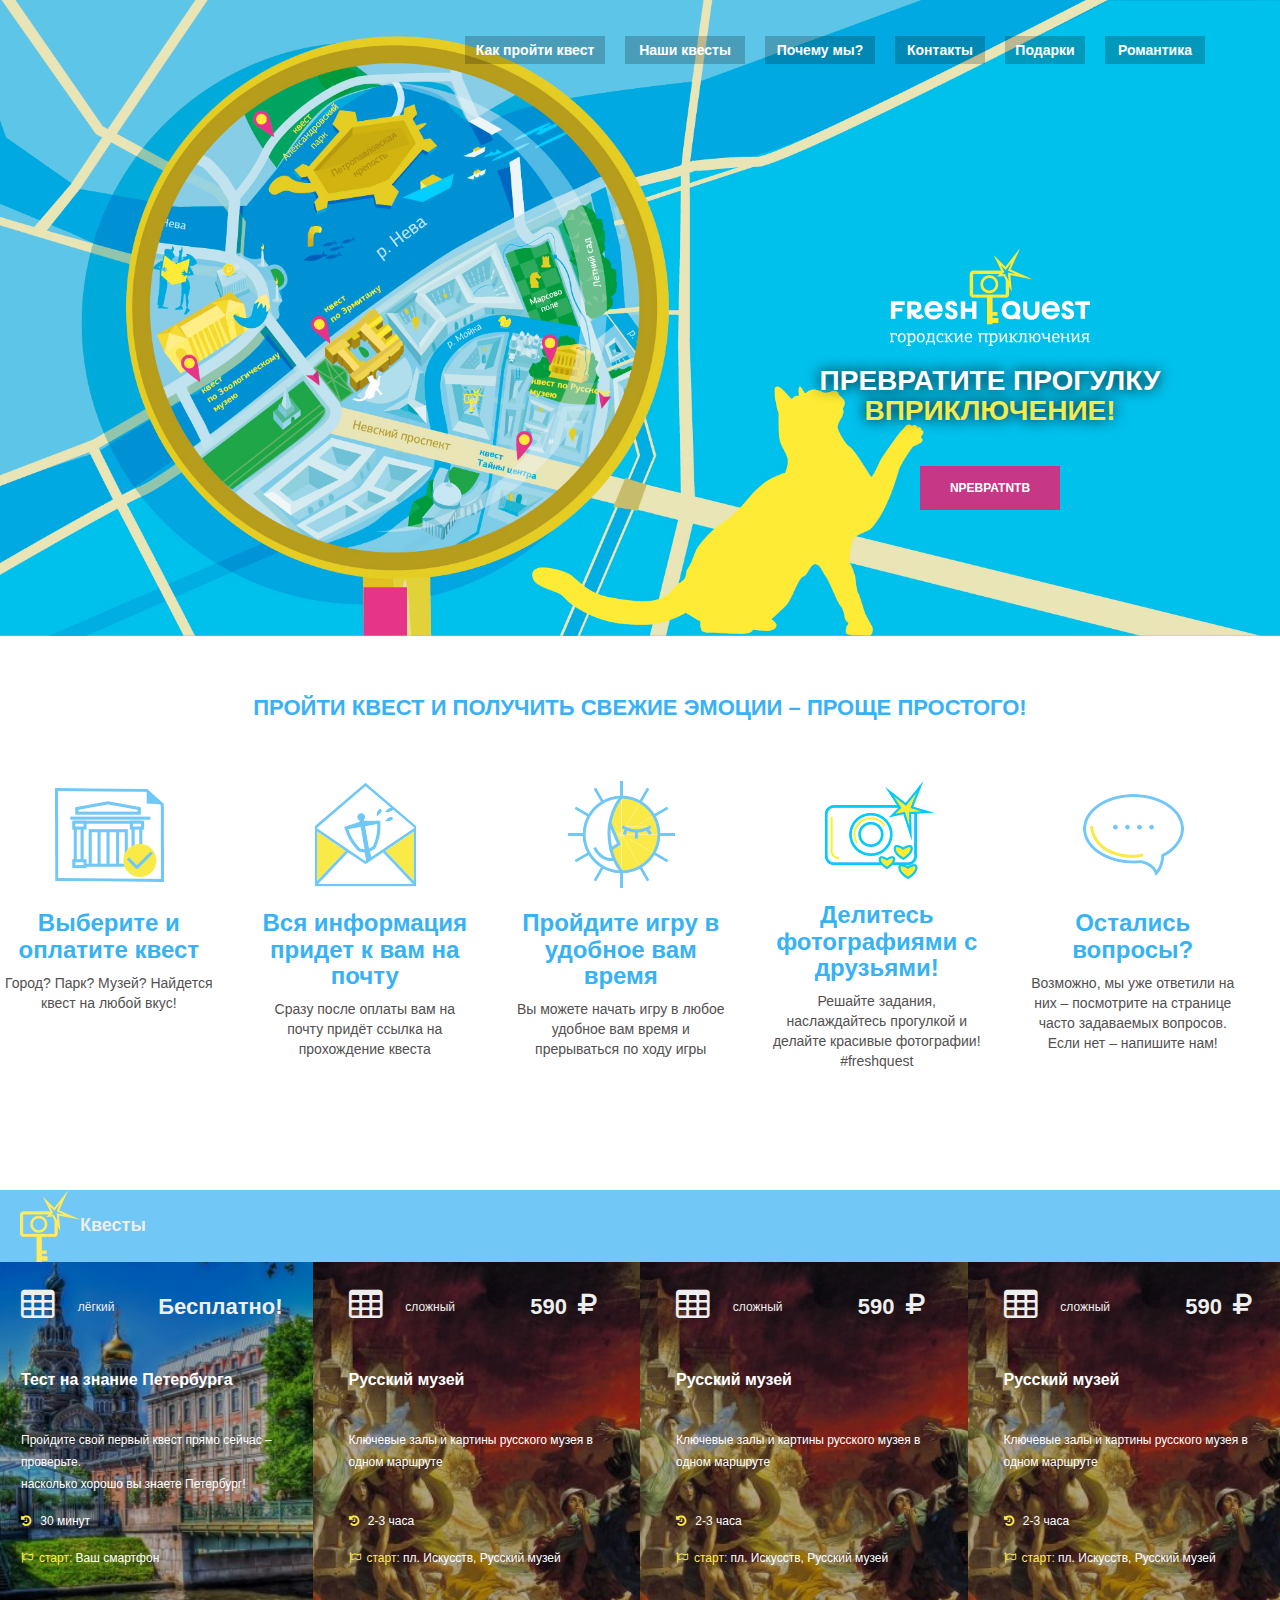
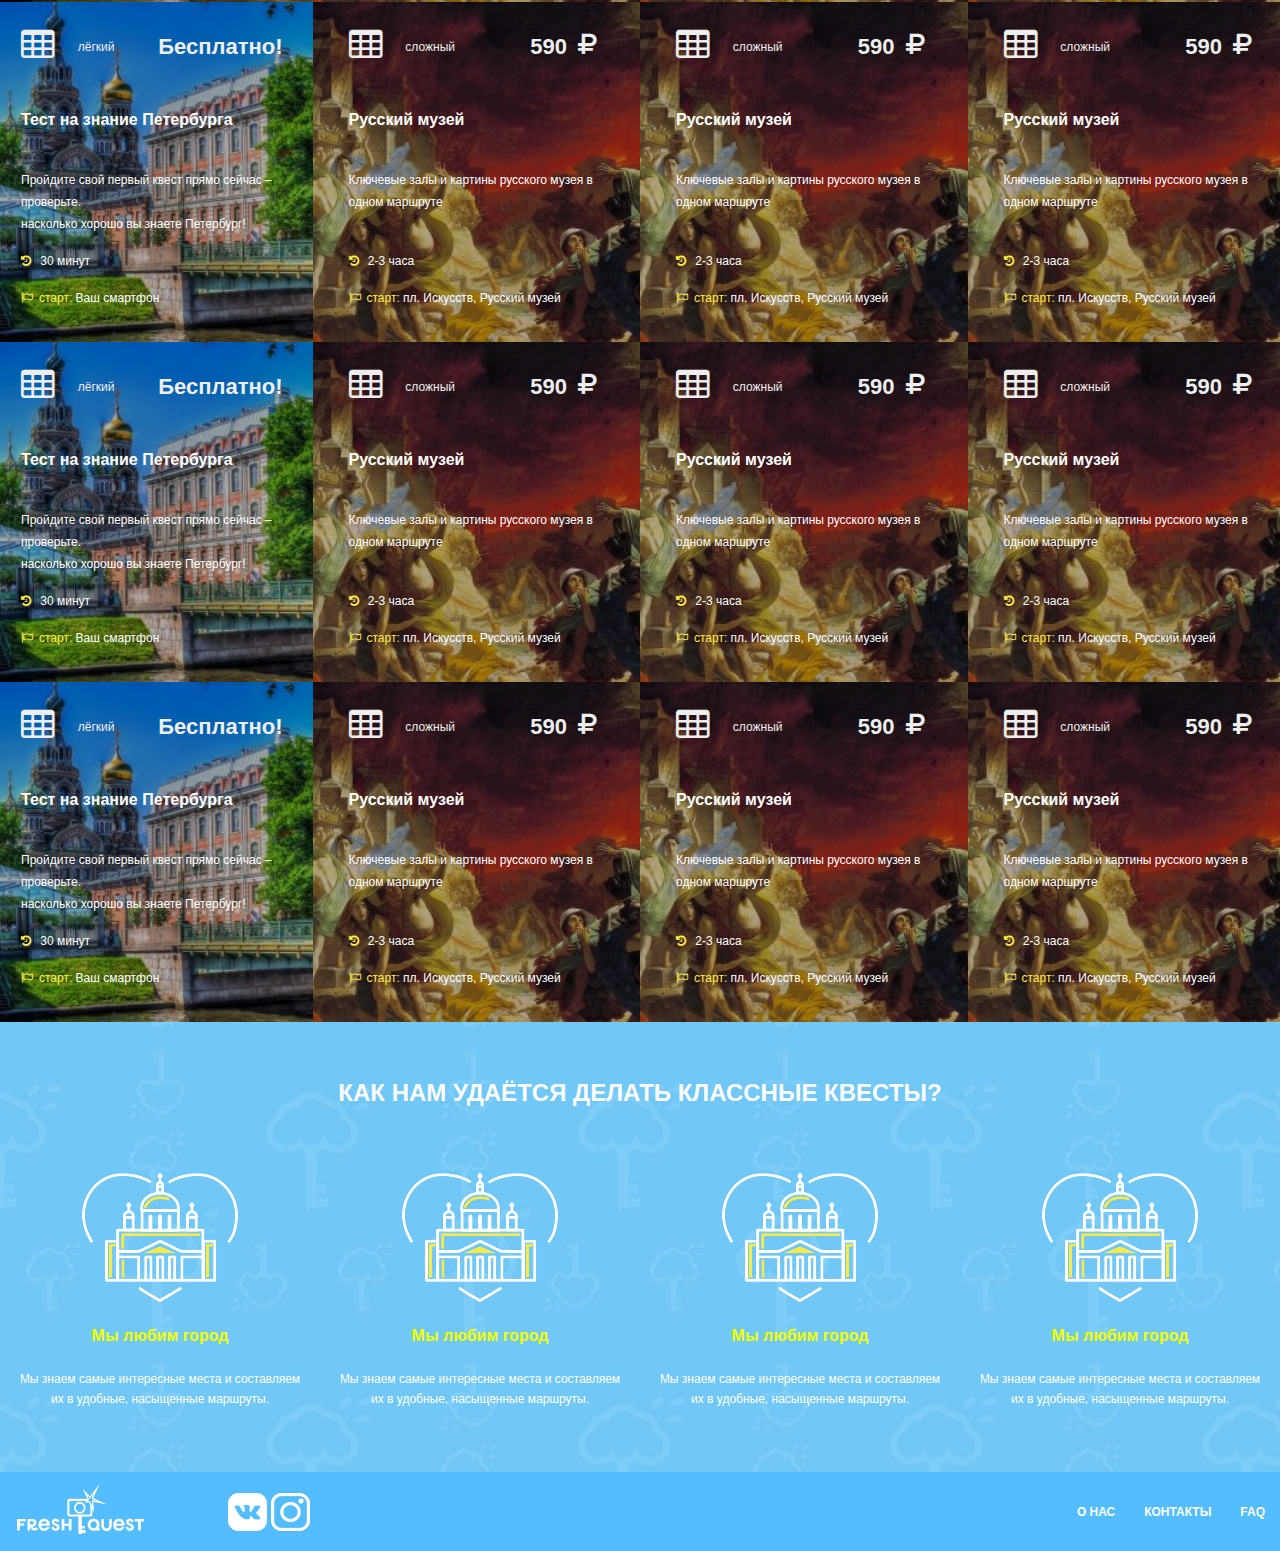
<file: index.html>
<!DOCTYPE html>
<html>
<head>
    <meta charset="UTF-8">
    <title></title>
    <!--让IE按照最新版本进行渲染-->
    <meta http-equiv="X-UA-Compatible" content="IE=edge">
    <!--移动设备优先 视窗				 宽度=设备宽度	     缩放比例1倍    	  最大缩放比例1倍		禁止用户缩放	-->
    <meta name="viewport" content="width=device-width,initial-scale=1,maximum-scale=1,user-scalable=no"/>
    <!--屏蔽电话-->
    <meta content="telephone=no.email=no" name="format-detection"/>
    <link href="//netdna.bootstrapcdn.com/font-awesome/4.7.0/css/font-awesome.min.css" rel="stylesheet">
    <link rel="stylesheet" type="text/css" href="css/base.css">
    <link rel="stylesheet" type="text/css" href="css/index.css">
    <link rel="stylesheet" type="text/css" href="css/bootstrap.css"/>
    <link rel="stylesheet" type="text/css" href="css/animate.css"/>

    <!--先是jquery,后是bootstrap-->
    <script src="js/jquery-1.11.3.js"></script>
    <script src="js/bootstrap.js"></script>
    <!-- HTML5 shim and Respond.js for IE8 support of HTML5 elements and media queries -->
    <!-- WARNING: Respond.js doesn't work if you view the page via file:// -->
    <!--[if lt IE 9]>
      <script src="http://cdn.bootcss.com/html5shiv/3.7.2/html5shiv.min.js"></script>
      <script src="http://cdn.bootcss.com/respond.js/1.4.2/respond.min.js"></script>
    <![endif]-->
</head>
<body>
<header>
    <nav class="navbar mainNav">
        <div class="container">
            <button class="btn btn-link visible-xs pull-right btn-lg dao dropdown-toggle" type="button" data-toggle="dropdown">
                <i class="fa fa-bars"></i>
            </button>
            <ul class="nav navbar-nav mainMenuNav pull-right hidden-xs">
                <li><a href="#sec1">Как пройти квест</a></li>
                <li><a href="#sec2">Наши квесты</a></li>
                <li><a href="#sec3">Почему мы?</a></li>
                <li><a href="kohtak/kohtak.html">Контакты</a></li>
                <li><a href="noaapkn/noaapkn.html">Подарки</a></li>
                <li><a href="poma/poma.html">Романтика</a></li>
            </ul>
            <ul class="nav dropdown-menu navbar-nav mainMenuNav pull-right animated fadeInLeft">
                <button class="btn btn-link visible-xs pull-right btn-lg hang dropdown-toggle" type="button" data-toggle="dropdown">
                    <i class="glyphicon glyphicon-remove"></i>
                </button>
                <li><a href="#sec1">Как пройти квест</a></li>
                <li><a href="#sec2">Наши квесты</a></li>
                <li><a href="#sec3">Почему мы?</a></li>
                <li><a href="kohtak/kohtak.html">Контакты</a></li>
                <li><a href="noaapkn/noaapkn.html">Подарки</a></li>
                <li><a href="poma/poma.html">Романтика</a></li>
            </ul>
            <div class="row">
                <div class="col-lg-7 visible-lg"></div>
                <div class="col-lg-5 col-md-12 text-center NPEB">
                    <img src="img/logo1.png">
                    <h2>ПРЕВРАТИТЕ ПРОГУЛКУ<span> ВПРИКЛЮЧЕНИЕ!</span></h2>
                    <a href="#sec2">NPEBPATNTB</a>
                </div>
            </div>
        </div>
    </nav>
</header>
<a href="#" name="sec1"></a>
<div class="NPON">
    <h2 class="text-center">ПРОЙТИ КВЕСТ И ПОЛУЧИТЬ СВЕЖИЕ ЭМОЦИИ – ПРОЩЕ ПРОСТОГО!</h2>
    <div class="container">
        <figure class="text-center">
            <img src="img/feature1.png">
            <h3>Выберите и оплатите квест</h3>
            <p>Город? Парк? Музей? Найдется квест на любой вкус!</p>
        </figure>
        <figure class="text-center">
            <img src="img/feature2.png">
            <h3>Вся информация придет к вам на почту</h3>
            <p>Сразу после оплаты вам на почту придёт ссылка на прохождение квеста</p>
        </figure>
        <figure class="text-center">
            <img src="img/feature3.png">
            <h3>Пройдите игру в удобное вам время</h3>
            <p>Вы можете начать игру в любое удобное вам время и прерываться по ходу игры</p>
        </figure>
        <figure class="text-center">
            <img src="img/feature4.png">
            <h3>Делитесь фотографиями с друзьями!</h3>
            <p>Решайте задания, наслаждайтесь прогулкой и делайте красивые фотографии! #freshquest</p>
        </figure>
        <figure class="text-center">
            <img src="img/feature5.png">
            <h3>Остались вопросы?</h3>
            <p>Возможно, мы уже ответили на них – посмотрите на странице часто задаваемых вопросов. Если нет – напишите нам!</p>
        </figure>
    </div>
</div>
<a href="#" name="sec2"></a>
<div class="kbect">
    <h4 class="text-left">
        <img src="img/key.png" class="img-responsive"/>Квесты
    </h4>
    <div class="container">
        <div class="row">
            <div class="col-sm-3 nen">
                <a href="kbectbl/TECT/tect.html" class="moba">
                    <div class="mofang">
                        <img src="img/online.jpg"/>
                        <h2><i class="fa fa-table pull-left"></i> <span class="pull-left">лёгкий</span><span class="pull-right">Бесплатно!</span></h2>
                        <h3>Тест на знание Петербурга</h3>
                        <p>Пройдите свой первый квест прямо сейчас – проверьте.<br> насколько хорошо вы знаете Петербург!</p>
                        <p><i class="fa fa-history"></i> 30 минут</p>
                        <p><i class="fa fa-flag-o"></i><span>старт:</span> Ваш смартфон</p>
                    </div>
                </a>
            </div>
            <div class="col-sm-3 nen">
                <a href="kbectbl/pycc/pycc.html" class="moba">
                    <div class="mofang">
                        <img src="img/online2.jpg"/>
                        <h2><i class="fa fa-table pull-left"></i> <span class="pull-left">сложный</span><span class="pull-right">590 <i class="fa fa-rub"></i></span></h2>
                        <h3>Русский музей</h3>
                        <p>Ключевые залы и картины русского музея в одном маршруте</p>
                        <p><i class="fa fa-history"></i> 2-3 часа</p>
                        <p><i class="fa fa-flag-o"></i><span>старт:</span> пл. Искусств, Русский музей</p>
                    </div>
                </a>
            </div>
            <div class="col-sm-3 nen">
                <a href="#" class="moba">
                    <div class="mofang">
                        <img src="img/online2.jpg"/>
                        <h2><i class="fa fa-table pull-left"></i> <span class="pull-left">сложный</span><span class="pull-right">590 <i class="fa fa-rub"></i></span></h2>
                        <h3>Русский музей</h3>
                        <p>Ключевые залы и картины русского музея в одном маршруте</p>
                        <p><i class="fa fa-history"></i> 2-3 часа</p>
                        <p><i class="fa fa-flag-o"></i><span>старт:</span> пл. Искусств, Русский музей</p>
                    </div>
                </a>
            </div>
            <div class="col-sm-3 nen">
                <a href="#" class="moba">
                    <div class="mofang">
                        <img src="img/online2.jpg"/>
                        <h2><i class="fa fa-table pull-left"></i> <span class="pull-left">сложный</span><span class="pull-right">590 <i class="fa fa-rub"></i></span></h2>
                        <h3>Русский музей</h3>
                        <p>Ключевые залы и картины русского музея в одном маршруте</p>
                        <p><i class="fa fa-history"></i> 2-3 часа</p>
                        <p><i class="fa fa-flag-o"></i><span>старт:</span> пл. Искусств, Русский музей</p>
                    </div>
                </a>
            </div>
        </div>
        <div class="row">
            <div class="col-sm-3 nen">
                <a href="#" class="moba">
                    <div class="mofang">
                        <img src="img/online.jpg"/>
                        <h2><i class="fa fa-table pull-left"></i> <span class="pull-left">лёгкий</span><span class="pull-right">Бесплатно!</span></h2>
                        <h3>Тест на знание Петербурга</h3>
                        <p>Пройдите свой первый квест прямо сейчас – проверьте.<br> насколько хорошо вы знаете Петербург!</p>
                        <p><i class="fa fa-history"></i> 30 минут</p>
                        <p><i class="fa fa-flag-o"></i><span>старт:</span> Ваш смартфон</p>
                    </div>
                </a>
            </div>
            <div class="col-sm-3 nen">
                <a href="#" class="moba">
                    <div class="mofang">
                        <img src="img/online2.jpg"/>
                        <h2><i class="fa fa-table pull-left"></i> <span class="pull-left">сложный</span><span class="pull-right">590 <i class="fa fa-rub"></i></span></h2>
                        <h3>Русский музей</h3>
                        <p>Ключевые залы и картины русского музея в одном маршруте</p>
                        <p><i class="fa fa-history"></i> 2-3 часа</p>
                        <p><i class="fa fa-flag-o"></i><span>старт:</span> пл. Искусств, Русский музей</p>
                    </div>
                </a>
            </div>
            <div class="col-sm-3 nen">
                <a href="#" class="moba">
                    <div class="mofang">
                        <img src="img/online2.jpg"/>
                        <h2><i class="fa fa-table pull-left"></i> <span class="pull-left">сложный</span><span class="pull-right">590 <i class="fa fa-rub"></i></span></h2>
                        <h3>Русский музей</h3>
                        <p>Ключевые залы и картины русского музея в одном маршруте</p>
                        <p><i class="fa fa-history"></i> 2-3 часа</p>
                        <p><i class="fa fa-flag-o"></i><span>старт:</span> пл. Искусств, Русский музей</p>
                    </div>
                </a>
            </div>
            <div class="col-sm-3 nen">
                <a href="#" class="moba">
                    <div class="mofang">
                        <img src="img/online2.jpg"/>
                        <h2><i class="fa fa-table pull-left"></i> <span class="pull-left">сложный</span><span class="pull-right">590 <i class="fa fa-rub"></i></span></h2>
                        <h3>Русский музей</h3>
                        <p>Ключевые залы и картины русского музея в одном маршруте</p>
                        <p><i class="fa fa-history"></i> 2-3 часа</p>
                        <p><i class="fa fa-flag-o"></i><span>старт:</span> пл. Искусств, Русский музей</p>
                    </div>
                </a>
            </div>
        </div>
        <div class="row">
            <div class="col-sm-3 nen">
                <a href="#" class="moba">
                    <div class="mofang">
                        <img src="img/online.jpg"/>
                        <h2><i class="fa fa-table pull-left"></i> <span class="pull-left">лёгкий</span><span class="pull-right">Бесплатно!</span></h2>
                        <h3>Тест на знание Петербурга</h3>
                        <p>Пройдите свой первый квест прямо сейчас – проверьте.<br> насколько хорошо вы знаете Петербург!</p>
                        <p><i class="fa fa-history"></i> 30 минут</p>
                        <p><i class="fa fa-flag-o"></i><span>старт:</span> Ваш смартфон</p>
                    </div>
                </a>
            </div>
            <div class="col-sm-3 nen">
                <a href="#" class="moba">
                    <div class="mofang">
                        <img src="img/online2.jpg"/>
                        <h2><i class="fa fa-table pull-left"></i> <span class="pull-left">сложный</span><span class="pull-right">590 <i class="fa fa-rub"></i></span></h2>
                        <h3>Русский музей</h3>
                        <p>Ключевые залы и картины русского музея в одном маршруте</p>
                        <p><i class="fa fa-history"></i> 2-3 часа</p>
                        <p><i class="fa fa-flag-o"></i><span>старт:</span> пл. Искусств, Русский музей</p>
                    </div>
                </a>
            </div>
            <div class="col-sm-3 nen">
                <a href="#" class="moba">
                    <div class="mofang">
                        <img src="img/online2.jpg"/>
                        <h2><i class="fa fa-table pull-left"></i> <span class="pull-left">сложный</span><span class="pull-right">590 <i class="fa fa-rub"></i></span></h2>
                        <h3>Русский музей</h3>
                        <p>Ключевые залы и картины русского музея в одном маршруте</p>
                        <p><i class="fa fa-history"></i> 2-3 часа</p>
                        <p><i class="fa fa-flag-o"></i><span>старт:</span> пл. Искусств, Русский музей</p>
                    </div>
                </a>
            </div>
            <div class="col-sm-3 nen">
                <a href="#" class="moba">
                    <div class="mofang">
                        <img src="img/online2.jpg"/>
                        <h2><i class="fa fa-table pull-left"></i> <span class="pull-left">сложный</span><span class="pull-right">590 <i class="fa fa-rub"></i></span></h2>
                        <h3>Русский музей</h3>
                        <p>Ключевые залы и картины русского музея в одном маршруте</p>
                        <p><i class="fa fa-history"></i> 2-3 часа</p>
                        <p><i class="fa fa-flag-o"></i><span>старт:</span> пл. Искусств, Русский музей</p>
                    </div>
                </a>
            </div>
        </div>
        <div class="row">
            <div class="col-sm-3 nen">
                <a href="#" class="moba">
                    <div class="mofang">
                        <img src="img/online.jpg"/>
                        <h2><i class="fa fa-table pull-left"></i> <span class="pull-left">лёгкий</span><span class="pull-right">Бесплатно!</span></h2>
                        <h3>Тест на знание Петербурга</h3>
                        <p>Пройдите свой первый квест прямо сейчас – проверьте.<br> насколько хорошо вы знаете Петербург!</p>
                        <p><i class="fa fa-history"></i> 30 минут</p>
                        <p><i class="fa fa-flag-o"></i><span>старт:</span> Ваш смартфон</p>
                    </div>
                </a>
            </div>
            <div class="col-sm-3 nen">
                <a href="#" class="moba">
                    <div class="mofang">
                        <img src="img/online2.jpg"/>
                        <h2><i class="fa fa-table pull-left"></i> <span class="pull-left">сложный</span><span class="pull-right">590 <i class="fa fa-rub"></i></span></h2>
                        <h3>Русский музей</h3>
                        <p>Ключевые залы и картины русского музея в одном маршруте</p>
                        <p><i class="fa fa-history"></i> 2-3 часа</p>
                        <p><i class="fa fa-flag-o"></i><span>старт:</span> пл. Искусств, Русский музей</p>
                    </div>
                </a>
            </div>
            <div class="col-sm-3 nen">
                <a href="#" class="moba">
                    <div class="mofang">
                        <img src="img/online2.jpg"/>
                        <h2><i class="fa fa-table pull-left"></i> <span class="pull-left">сложный</span><span class="pull-right">590 <i class="fa fa-rub"></i></span></h2>
                        <h3>Русский музей</h3>
                        <p>Ключевые залы и картины русского музея в одном маршруте</p>
                        <p><i class="fa fa-history"></i> 2-3 часа</p>
                        <p><i class="fa fa-flag-o"></i><span>старт:</span> пл. Искусств, Русский музей</p>
                    </div>
                </a>
            </div>
            <div class="col-sm-3 nen">
                <a href="#" class="moba">
                    <div class="mofang">
                        <img src="img/online2.jpg"/>
                        <h2><i class="fa fa-table pull-left"></i> <span class="pull-left">сложный</span><span class="pull-right">590 <i class="fa fa-rub"></i></span></h2>
                        <h3>Русский музей</h3>
                        <p>Ключевые залы и картины русского музея в одном маршруте</p>
                        <p><i class="fa fa-history"></i> 2-3 часа</p>
                        <p><i class="fa fa-flag-o"></i><span>старт:</span> пл. Искусств, Русский музей</p>
                    </div>
                </a>
            </div>
        </div>
    </div>
</div>
<a href="#" name="sec3"></a>
<div class=" KAK jumbotron">
    <h2 class="text-center">КАК НАМ УДАЁТСЯ ДЕЛАТЬ КЛАССНЫЕ КВЕСТЫ?</h2>
    <div class="container-fluid">
        <div class="row">
            <div class="col-sm-3 col-xs-12">
                <figure class="mbi text-center">
                    <img src="img/whywe1.png"/>
                    <figcaption>
                        <h3>Мы любим город</h3>
                        <p>Мы знаем самые интересные места и составляем их в удобные, насыщенные маршруты.</p>
                    </figcaption>
                </figure>
            </div>
            <div class="col-sm-3 col-xs-12">
                <figure class="mbi text-center">
                    <img src="img/whywe1.png"/>
                    <figcaption>
                        <h3>Мы любим город</h3>
                        <p>Мы знаем самые интересные места и составляем их в удобные, насыщенные маршруты.</p>
                    </figcaption>
                </figure>
            </div>
            <div class="col-sm-3 col-xs-12">
                <figure class="mbi text-center">
                    <img src="img/whywe1.png"/>
                    <figcaption>
                        <h3>Мы любим город</h3>
                        <p>Мы знаем самые интересные места и составляем их в удобные, насыщенные маршруты.</p>
                    </figcaption>
                </figure>
            </div>
            <div class="col-sm-3 col-xs-12">
                <figure class="mbi text-center">
                    <img src="img/whywe1.png"/>
                    <figcaption>
                        <h3>Мы любим город</h3>
                        <p>Мы знаем самые интересные места и составляем их в удобные, насыщенные маршруты.</p>
                    </figcaption>
                </figure>
            </div>
        </div>
    </div>
</div>
<footer>
    <div class="container">
        <div class="logo">
            <a href="#"><img src="img/logo.png"/></a>
            <a href="#"><img src="img/vk.png"/></a>
            <a href="#"><img src="img/insta.png"/></a>
            <div class="faq pull-right">
                <a href="OHAC/ohac.html">О НАС</a>
                <a href="#">КОНТАКТЫ</a>
                <a href="FAQ/faq.html">FAQ</a>
            </div>
        </div>
    </div>
</footer>
</body>
</html>
</file>
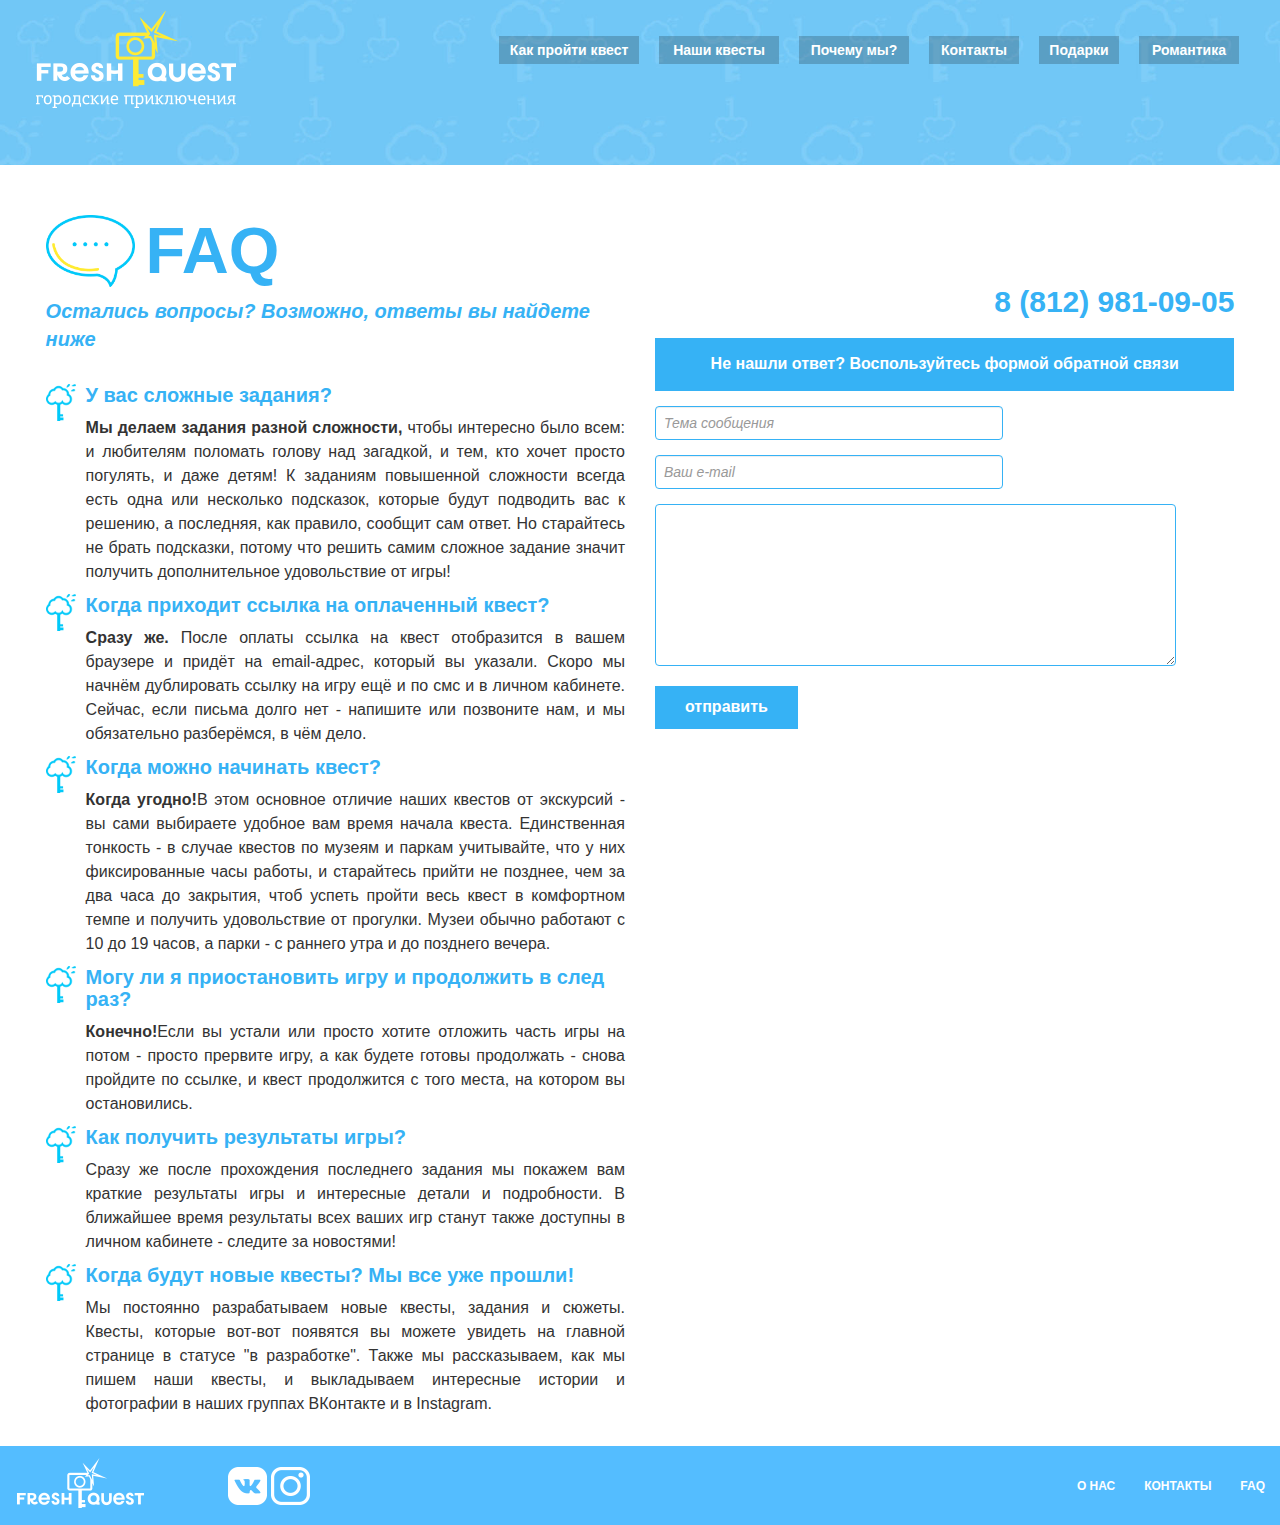
<file: FAQ/faq.html>
<!DOCTYPE html>
<html>
<head>
    <meta charset="UTF-8">
    <title></title>
    <!--让IE按照最新版本进行渲染-->
    <meta http-equiv="X-UA-Compatible" content="IE=edge">
    <!--移动设备优先 视窗				 宽度=设备宽度	     缩放比例1倍    	  最大缩放比例1倍		禁止用户缩放	-->
    <meta name="viewport" content="width=device-width,initial-scale=1,maximum-scale=1,user-scalable=no"/>
    <!--屏蔽电话-->
    <meta content="telephone=no.email=no" name="format-detection"/>
    <link href="//netdna.bootstrapcdn.com/font-awesome/4.7.0/css/font-awesome.min.css" rel="stylesheet">
    <link rel="stylesheet" type="text/css" href="../css/base.css"/>
    <link rel="stylesheet" type="text/css" href="faq.css"/>
    <link rel="stylesheet" type="text/css" href="../css/bootstrap.css"/>
    <link rel="stylesheet" type="text/css" href="../css/animate.css"/>
    <!--先是jquery,后是bootstrap-->
    <script src="../js/jquery-1.11.3.js"></script>
    <script src="../js/bootstrap.js"></script>
    <!-- HTML5 shim and Respond.js for IE8 support of HTML5 elements and media queries -->
    <!-- WARNING: Respond.js doesn't work if you view the page via file:// -->
    <!--[if lt IE 9]>
      <script src="http://cdn.bootcss.com/html5shiv/3.7.2/html5shiv.min.js"></script>
      <script src="http://cdn.bootcss.com/respond.js/1.4.2/respond.min.js"></script>
    <![endif]-->
</head>
<body>
<!--header-->
<header>
    <nav class="navbar mainNav">
        <div class="container">
            <div class="navbar-header logo">
                <a href="../index.html"><img src="../img/logo1.png"/></a>
            </div>
            <button class="btn btn-link visible-xs pull-right btn-lg dao dropdown-toggle" type="button" data-toggle="dropdown">
                <i class="fa fa-bars"></i>
            </button>
            <ul class="nav navbar-nav mainMenuNav pull-right hidden-xs">
                <li><a href="../index.html#sec1">Как пройти квест</a></li>
                <li><a href="../index.html#sec2">Наши квесты</a></li>
                <li><a href="../index.html#sec3">Почему мы?</a></li>
                <li><a href="../kohtak/kohtak.html">Контакты</a></li>
                <li><a href="../noaapkn/noaapkn.html">Подарки</a></li>
                <li><a href="../poma/poma.html">Романтика</a></li>
            </ul>
            <ul class="nav dropdown-menu navbar-nav mainMenuNav pull-right animated fadeInLeft">
                <button class="btn btn-link visible-xs pull-right btn-lg hang dropdown-toggle" type="button" data-toggle="dropdown">
                    <i class="glyphicon glyphicon-remove"></i>
                </button>
                <li><a href="../index.html#sec1">Как пройти квест</a></li>
                <li><a href="../index.html#sec2">Наши квесты</a></li>
                <li><a href="../index.html#sec3">Почему мы?</a></li>
                <li><a href="../kohtak/kohtak.html">Контакты</a></li>
                <li><a href="../noaapkn/noaapkn.html">Подарки</a></li>
                <li><a href="../poma/poma.html">Романтика</a></li>
            </ul>
        </div>
    </nav>
</header>
<div class="banner">
    <section class="container-fluid">
        <div class="row">
            <div class="col-sm-6 text">
                <h2>FAQ</h2>
                <p><i>Остались вопросы? Возможно, ответы вы найдете ниже</i></p>
                <article>
                    <ul>
                        <li>
                            <h3>У вас сложные задания?</h3>
                            <p><strong>Мы делаем задания разной сложности,</strong> чтобы интересно было всем: и любителям поломать голову над загадкой, и тем, кто хочет просто погулять, и даже детям! К заданиям повышенной сложности всегда есть одна или несколько подсказок, которые будут подводить вас к решению, а последняя, как правило, сообщит сам ответ. Но старайтесь не брать подсказки, потому что решить самим сложное задание значит получить дополнительное удовольствие от игры!</p>
                        </li>
                        <li>
                            <h3>Когда приходит ссылка на оплаченный квест?</h3>
                            <p><strong>Сразу же. </strong>После оплаты ссылка на квест отобразится в вашем браузере и придёт на email-адрес, который вы указали. Скоро мы начнём дублировать ссылку на игру ещё и по смс и в личном кабинете. Сейчас, если письма долго нет - напишите или позвоните нам, и мы обязательно разберёмся, в чём дело.</p>
                        </li>
                        <li>
                            <h3>Когда можно начинать квест?</h3>
                            <p><strong>Когда угодно!</strong>В этом основное отличие наших квестов от экскурсий - вы сами выбираете удобное вам время начала квеста. Единственная тонкость - в случае квестов по музеям и паркам учитывайте, что у них фиксированные часы работы, и старайтесь прийти не позднее, чем за два часа до закрытия, чтоб успеть пройти весь квест в комфортном темпе и получить удовольствие от прогулки. Музеи обычно работают с 10 до 19 часов, а парки - с раннего утра и до позднего вечера.</p>
                        </li>
                        <li>
                            <h3>Могу ли я приостановить игру и продолжить в след раз?</h3>
                            <p><strong>Конечно!</strong>Если вы устали или просто хотите отложить часть игры на потом - просто прервите игру, а как будете готовы продолжать - снова пройдите по ссылке, и квест продолжится с того места, на котором вы остановились.</p>
                        </li>
                        <li>
                            <h3>Как получить результаты игры?</h3>
                            <p>Сразу же после прохождения последнего задания мы покажем вам краткие результаты игры и интересные детали и подробности. В ближайшее время результаты всех ваших игр станут также доступны в личном кабинете - следите за новостями!</p>
                        </li>
                        <li>
                            <h3>Когда будут новые квесты? Мы все уже прошли!</h3>
                            <p>Мы постоянно разрабатываем новые квесты, задания и сюжеты. Квесты, которые вот-вот появятся вы можете увидеть на главной странице в статусе "в разработке". Также мы рассказываем, как мы пишем наши квесты, и выкладываем интересные истории и фотографии в наших группах ВКонтакте и в Instagram.</p>
                        </li>
                    </ul>
                </article>
            </div>
            <div class="col-sm-6 tel">
                <h2 class="text-right"><a href="#">8 (812) 981-09-05</a></h2>
                <p>Не нашли ответ? Воспользуйтесь формой обратной связи</p>
                <form>
                    <input type="text" class="form-control" name="faq-them" placeholder="Тема сообщения" />
                    <input type="email" class="form-control" name="faq-email" placeholder="Ваш e-mail" />
                    <textarea rows="8" name="faq-text"></textarea><br>
                    <input type="submit" value="отправить">
                </form>
            </div>
        </div>
    </section>
</div>
<!--footer-->
<footer>
    <div class="container">
        <div class="logo">
            <a href="#"><img src="../img/logo.png"/></a>
            <a href="#"><img src="../img/vk.png"/></a>
            <a href="#"><img src="../img/insta.png"/></a>
            <div class="faq pull-right">
                <a href="../OHAC/ohac.html">О НАС</a>
                <a href="#">КОНТАКТЫ</a>
                <a href="faq.html">FAQ</a>
            </div>
        </div>
    </div>
</footer>
</body>
</html>
</file>
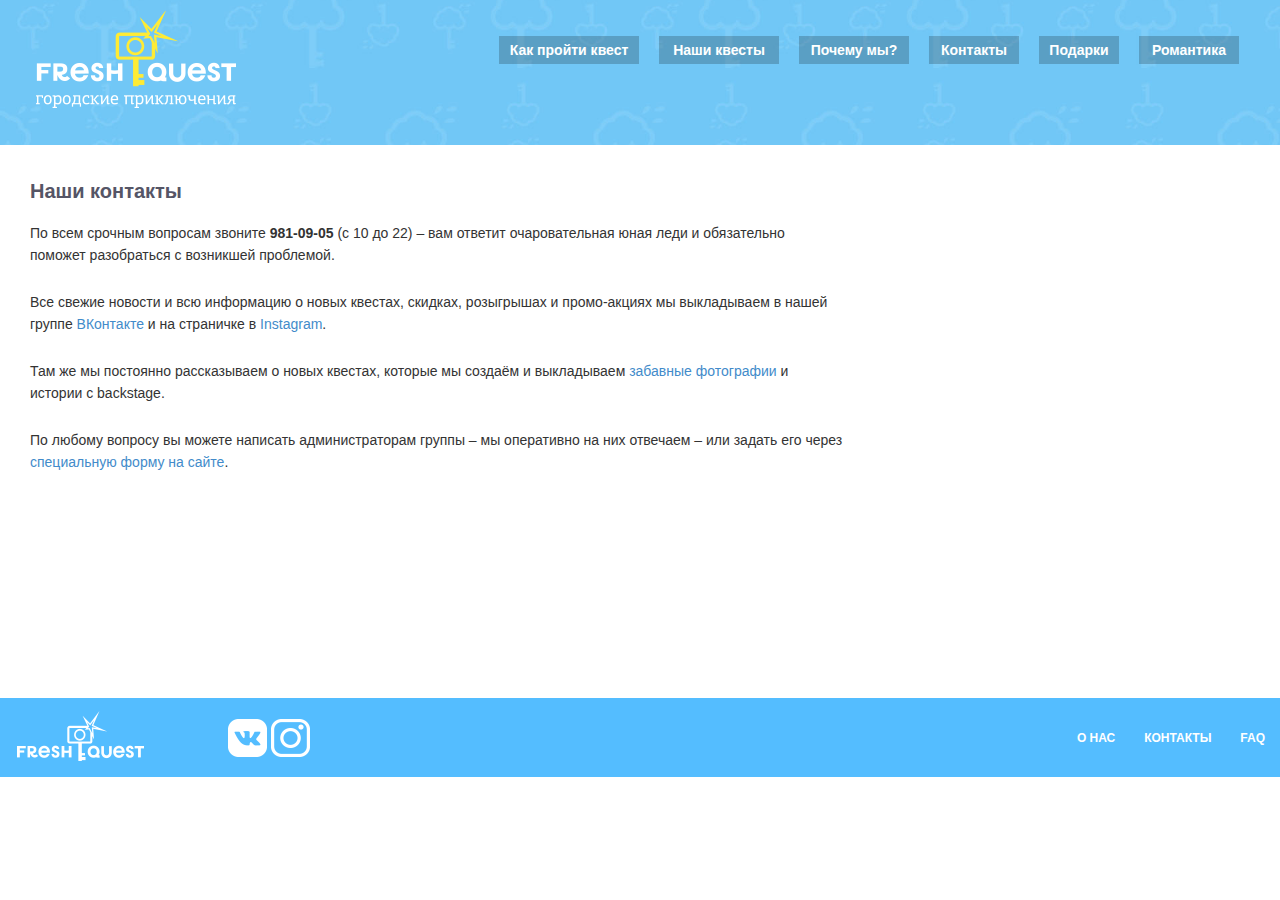
<file: kohtak/kohtak.html>
<!DOCTYPE html>
<html>
<head>
    <meta charset="UTF-8">
    <title></title>
    <!--让IE按照最新版本进行渲染-->
    <meta http-equiv="X-UA-Compatible" content="IE=edge">
    <!--移动设备优先 视窗				 宽度=设备宽度	     缩放比例1倍    	  最大缩放比例1倍		禁止用户缩放	-->
    <meta name="viewport" content="width=device-width,initial-scale=1,maximum-scale=1,user-scalable=no"/>
    <!--屏蔽电话-->
    <meta content="telephone=no.email=no" name="format-detection"/>
    <link href="//netdna.bootstrapcdn.com/font-awesome/4.7.0/css/font-awesome.min.css" rel="stylesheet">
    <link rel="stylesheet" type="text/css" href="../css/base.css"/>
    <link rel="stylesheet" type="text/css" href="kohtak.css"/>
    <link rel="stylesheet" type="text/css" href="../css/bootstrap.css"/>
    <link rel="stylesheet" type="text/css" href="../css/animate.css"/>
    <!--先是jquery,后是bootstrap-->
    <script src="../js/jquery-1.11.3.js"></script>
    <script src="../js/bootstrap.js"></script>
    <!-- HTML5 shim and Respond.js for IE8 support of HTML5 elements and media queries -->
    <!-- WARNING: Respond.js doesn't work if you view the page via file:// -->
    <!--[if lt IE 9]>
      <script src="http://cdn.bootcss.com/html5shiv/3.7.2/html5shiv.min.js"></script>
      <script src="http://cdn.bootcss.com/respond.js/1.4.2/respond.min.js"></script>
    <![endif]-->
</head>
<body>
<header>
    <nav class="navbar mainNav">
        <div class="container">
            <div class="navbar-header logo">
                <a href="../index.html"><img src="../img/logo1.png"/></a>
            </div>
            <button class="btn btn-link visible-xs pull-right btn-lg dao dropdown-toggle" type="button" data-toggle="dropdown">
                <i class="fa fa-bars"></i>
            </button>
            <ul class="nav navbar-nav mainMenuNav pull-right hidden-xs">
                <li><a href="../index.html#sec1">Как пройти квест</a></li>
                <li><a href="../index.html#sec2">Наши квесты</a></li>
                <li><a href="../index.html#sec3">Почему мы?</a></li>
                <li><a href="../kohtak/kohtak.html">Контакты</a></li>
                <li><a href="../noaapkn/noaapkn.html">Подарки</a></li>
                <li><a href="../poma/poma.html">Романтика</a></li>
            </ul>
            <ul class="nav dropdown-menu navbar-nav mainMenuNav pull-right animated fadeInLeft">
                <button class="btn btn-link visible-xs pull-right btn-lg hang dropdown-toggle" type="button" data-toggle="dropdown">
                    <i class="glyphicon glyphicon-remove"></i>
                </button>
                <li><a href="../index.html#sec1">Как пройти квест</a></li>
                <li><a href="../index.html#sec2">Наши квесты</a></li>
                <li><a href="../index.html#sec3">Почему мы?</a></li>
                <li><a href="../kohtak/kohtak.html">Контакты</a></li>
                <li><a href="../noaapkn/noaapkn.html">Подарки</a></li>
                <li><a href="../poma/poma.html">Романтика</a></li>
            </ul>
        </div>
    </nav>
</header>
<div class="banner">
    <div class="container">
        <div class="row">
            <div class="col-sm-8 col-xs-12 hawn">
                <h3>Наши контакты</h3>
                <p>По всем срочным вопросам звоните <strong>981-09-05</strong> (c 10 до 22) – вам ответит очаровательная юная леди и обязательно поможет разобраться с возникшей проблемой.</p>
                <p>Все свежие новости и всю информацию о новых квестах, скидках, розыгрышах и промо-акциях мы выкладываем в нашей группе
                    <a href="#">ВКонтакте</a> и на страничке в <a href="#">Instagram</a>.</p>
                <p>Там же мы постоянно рассказываем о новых квестах, которые мы создаём и выкладываем <a href="#">забавные фотографии</a> и истории с backstage.</p>
                <p>По любому вопросу вы можете написать администраторам группы – мы оперативно на них отвечаем – или задать его через
                    <a href="#">специальную форму на сайте</a>.</p>
            </div>
            <div class="col-sm-4 col-xs-0"></div>
        </div>
    </div>
</div>
<footer>
    <div class="container">
        <div class="logo">
            <a href="#"><img src="../img/logo.png"/></a>
            <a href="#"><img src="../img/vk.png"/></a>
            <a href="#"><img src="../img/insta.png"/></a>
            <div class="faq pull-right">
                <a href="../OHAC/ohac.html">О НАС</a>
                <a href="#">КОНТАКТЫ</a>
                <a href="../FAQ/faq.html">FAQ</a>
            </div>
        </div>
    </div>
</footer>
</body>
</html>
</file>
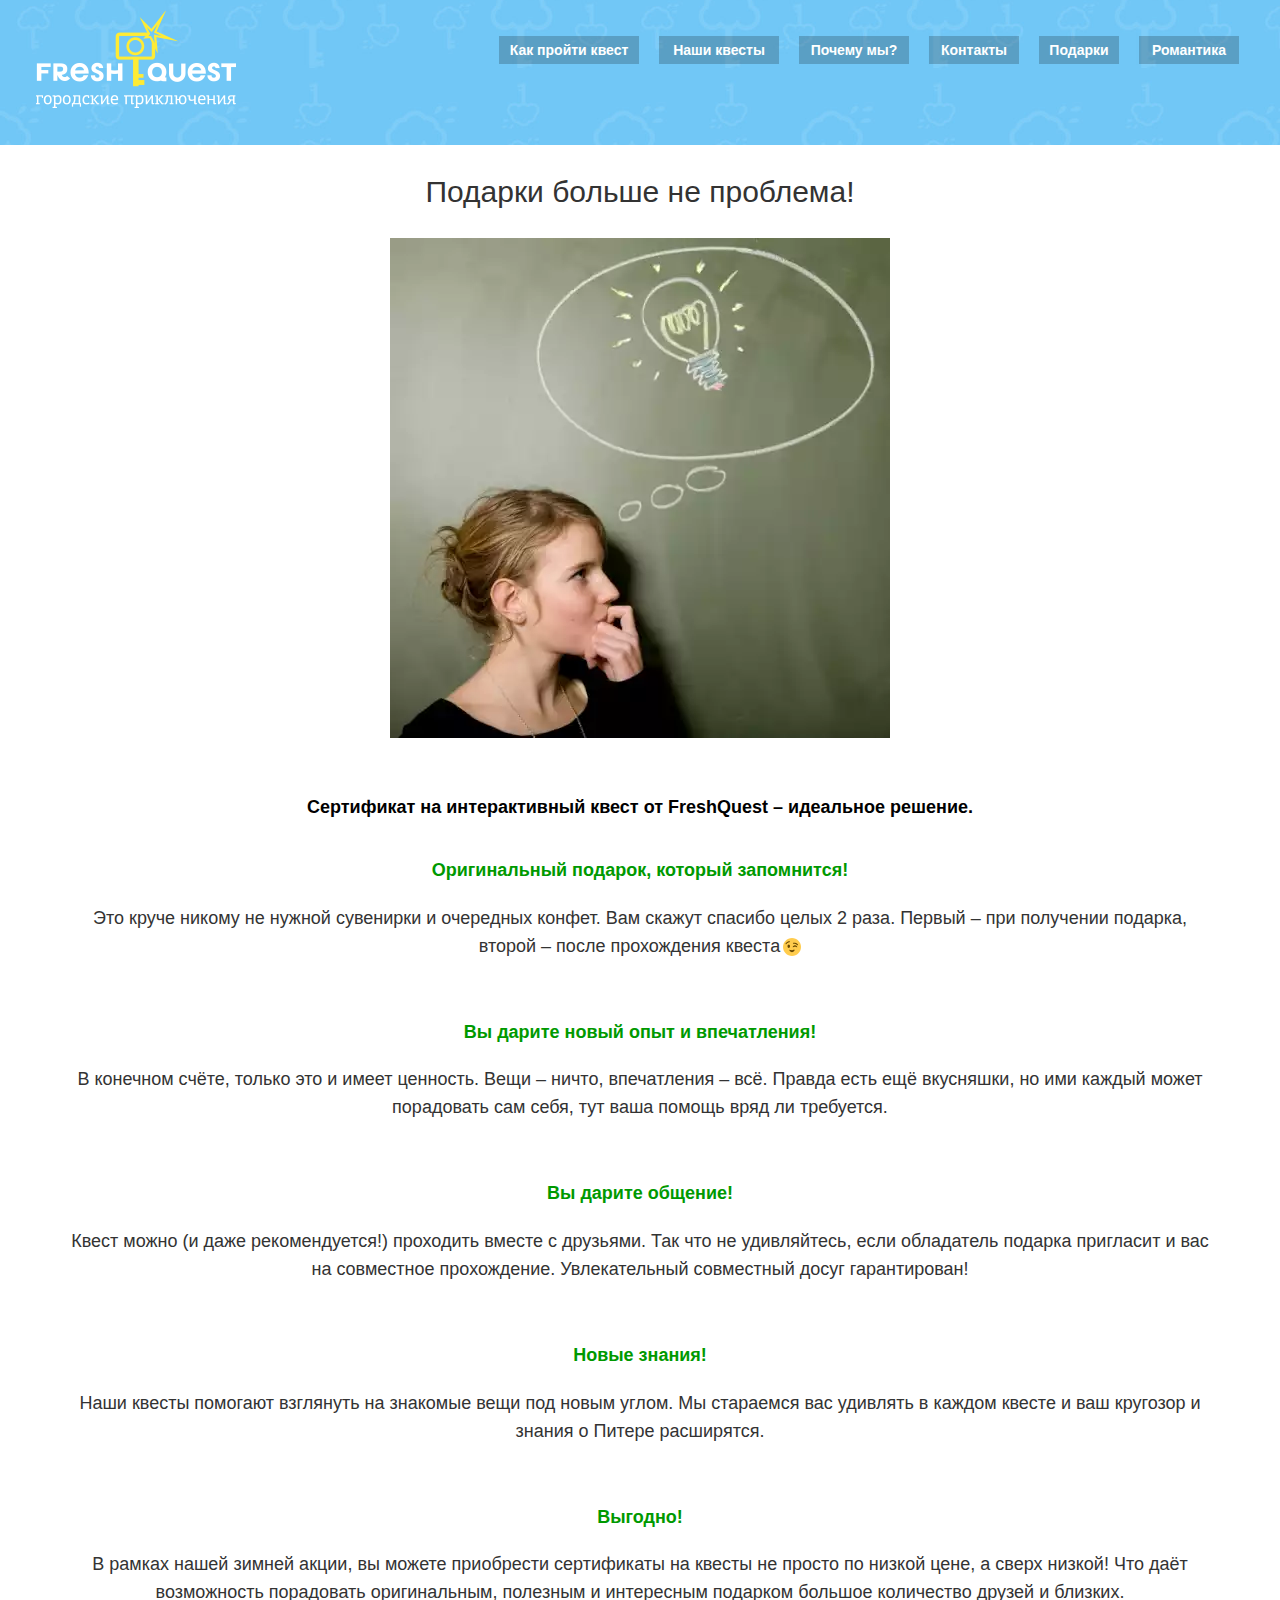
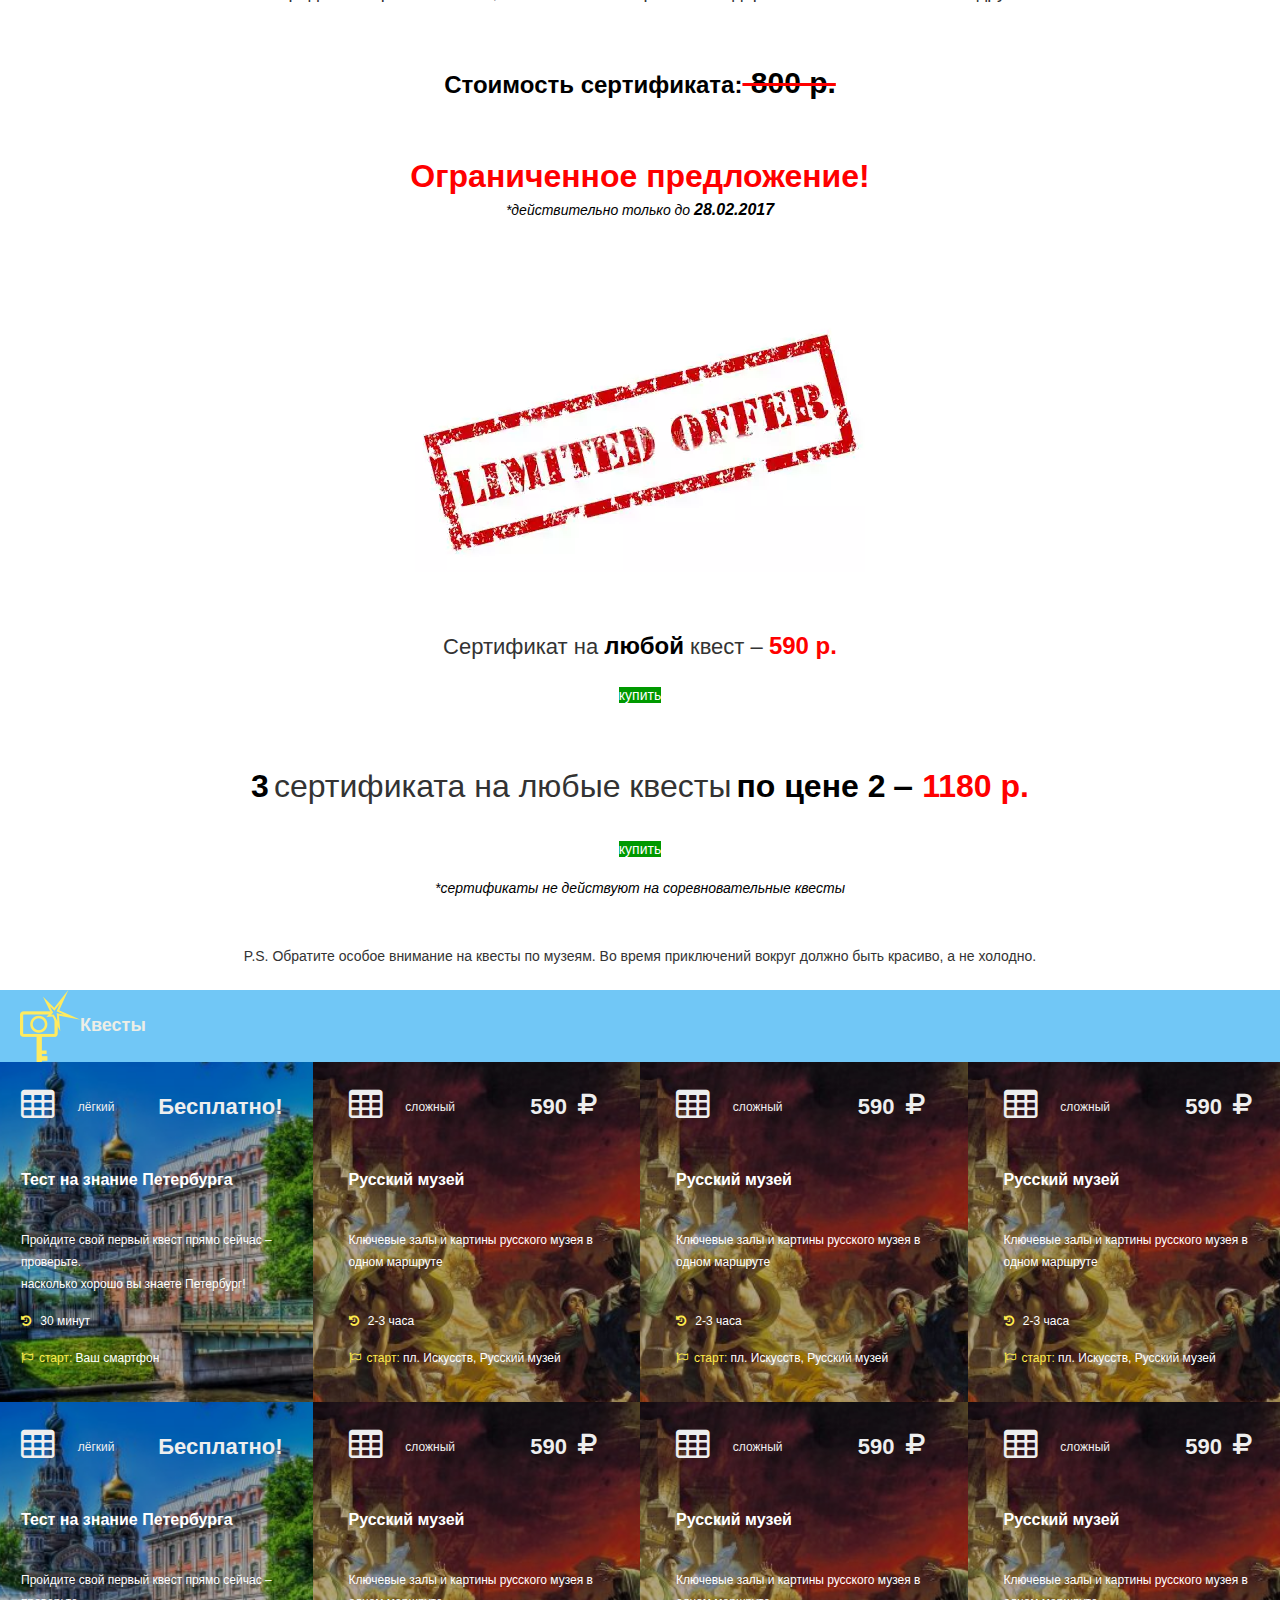
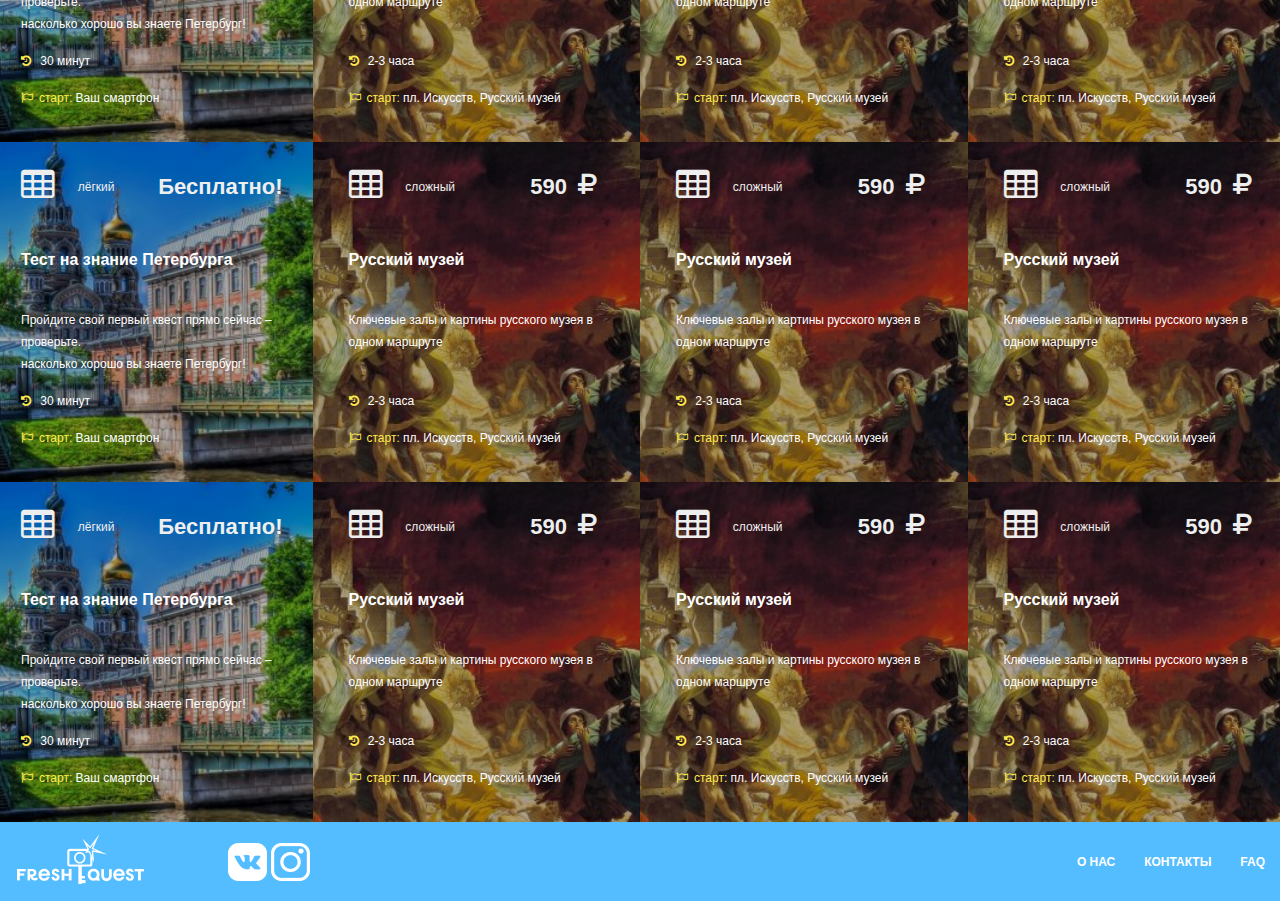
<file: noaapkn/noaapkn.html>
<!DOCTYPE html>
<html>
<head>
    <meta charset="UTF-8">
    <title></title>
    <!--让IE按照最新版本进行渲染-->
    <meta http-equiv="X-UA-Compatible" content="IE=edge">
    <!--移动设备优先 视窗				 宽度=设备宽度	     缩放比例1倍    	  最大缩放比例1倍		禁止用户缩放	-->
    <meta name="viewport" content="width=device-width,initial-scale=1,maximum-scale=1,user-scalable=no"/>
    <!--屏蔽电话-->
    <meta content="telephone=no.email=no" name="format-detection"/>
    <link href="//netdna.bootstrapcdn.com/font-awesome/4.7.0/css/font-awesome.min.css" rel="stylesheet">
    <link rel="stylesheet" type="text/css" href="../css/base.css"/>
    <link rel="stylesheet" type="text/css" href="noaapkn.css"/>
    <link rel="stylesheet" type="text/css" href="../css/bootstrap.css"/>
    <link rel="stylesheet" type="text/css" href="../css/animate.css"/>
    <!--先是jquery,后是bootstrap-->
    <script src="../js/jquery-1.11.3.js"></script>
    <script src="../js/bootstrap.js"></script>
    <!-- HTML5 shim and Respond.js for IE8 support of HTML5 elements and media queries -->
    <!-- WARNING: Respond.js doesn't work if you view the page via file:// -->
    <!--[if lt IE 9]>
      <script src="http://cdn.bootcss.com/html5shiv/3.7.2/html5shiv.min.js"></script>
      <script src="http://cdn.bootcss.com/respond.js/1.4.2/respond.min.js"></script>
    <![endif]-->
</head>
<body>
<header>
    <nav class="navbar mainNav">
        <div class="container">
            <div class="navbar-header logo">
                <a href="../index.html"><img src="../img/logo1.png"/></a>
            </div>
            <button class="btn btn-link visible-xs pull-right btn-lg dao dropdown-toggle" type="button" data-toggle="dropdown">
                <i class="fa fa-bars"></i>
            </button>
            <ul class="nav navbar-nav mainMenuNav pull-right hidden-xs">
                <li><a href="../index.html#sec1">Как пройти квест</a></li>
                <li><a href="../index.html#sec2">Наши квесты</a></li>
                <li><a href="../index.html#sec3">Почему мы?</a></li>
                <li><a href="../kohtak/kohtak.html">Контакты</a></li>
                <li><a href="../noaapkn/noaapkn.html">Подарки</a></li>
                <li><a href="../poma/poma.html">Романтика</a></li>
            </ul>
            <ul class="nav dropdown-menu navbar-nav mainMenuNav pull-right animated fadeInLeft">
                <button class="btn btn-link visible-xs pull-right btn-lg hang dropdown-toggle" type="button" data-toggle="dropdown">
                    <i class="glyphicon glyphicon-remove"></i>
                </button>
                <li><a href="../index.html#sec1">Как пройти квест</a></li>
                <li><a href="../index.html#sec2">Наши квесты</a></li>
                <li><a href="../index.html#sec3">Почему мы?</a></li>
                <li><a href="../kohtak/kohtak.html">Контакты</a></li>
                <li><a href="../noaapkn/noaapkn.html">Подарки</a></li>
                <li><a href="../poma/poma.html">Романтика</a></li>
            </ul>
        </div>
    </nav>
</header>
<div class="banner">
    <div class="container">
        <div class="noaa text-center">
            <h2>Подарки больше не проблема!</h2>
            <p><img src="img/new.jpg" class="img-responsive img1" /></p>
            <h3>Сертификат на интерактивный квест от FreshQuest – идеальное решение.</h3>
            <strong>Оригинальный подарок, который запомнится!</strong>
            <p>Это круче никому не нужной сувенирки и очередных конфет. Вам скажут спасибо целых 2 раза. Первый ‒ при получении подарка, второй ‒ после прохождения квеста<img src="img/1f609.svg" class="img-responsive img2"/></p>
            <strong>
                Вы дарите новый опыт и впечатления!
            </strong>
            <p>В конечном счёте, только это и имеет ценность. Вещи ‒ ничто, впечатления ‒ всё. Правда есть ещё вкусняшки, но ими каждый может порадовать сам себя, тут ваша помощь вряд ли требуется.</p>
            <strong>Вы дарите общение!</strong>
            <p>Квест можно (и даже рекомендуется!) проходить вместе с друзьями. Так что не удивляйтесь, если обладатель подарка пригласит и вас на совместное прохождение. Увлекательный совместный досуг гарантирован!</p>
            <strong>Новые знания!</strong>
            <p> Наши квесты помогают взглянуть на знакомые вещи под новым углом. Мы стараемся вас удивлять в каждом квесте и ваш кругозор и знания о Питере расширятся.</p>
            <strong>Выгодно!</strong>
            <p>В рамках нашей зимней акции, вы можете приобрести сертификаты на квесты не просто по низкой цене, а сверх низкой! Что даёт возможность порадовать оригинальным, полезным и интересным подарком большое количество друзей и близких.</p>
            <h4>Стоимость сертификата:<s> 800 р.</s></h4>
            <h5>Ограниченное предложение!</h5>
            <p><i>*действительно только до <strong>28.02.2017</strong></i></p>
            <p><img src="img/new_year_offer.jpg" class="img-responsive img3" /></p>
            <p class="ceptn">Сертификат на <strong>любой</strong> квест ‒ <strong class="red">590 р.</strong></p>
            <p><a href="#">купить</a></p>
            <h6><strong>3</strong>сертификата на любые квесты<strong>по цене 2 ‒</strong><strong class="red">1180 р.</strong></h6>
            <p class="kyn"><a href="#">купить</a></p>
            <p class="cep"><i>*сертификаты не действуют на соревновательные квесты</i></p>
            <p class="PS">P.S. Обратите особое внимание на квесты по музеям. Во время приключений вокруг должно быть красиво, а не холодно.</p>
        </div>
    </div>
</div>
<div class="kbect">
    <h4 class="text-left">
        <img src="../img/key.png" class="img-responsive"/>Квесты
    </h4>
    <div class="container">
        <div class="row">
            <div class="col-sm-3 nen">
                <a href="../kbectbl/TECT/tect.html" class="moba">
                    <div class="mofang">
                        <img src="../img/online.jpg"/>
                        <h2><i class="fa fa-table pull-left"></i> <span class="pull-left">лёгкий</span><span class="pull-right">Бесплатно!</span></h2>
                        <h3>Тест на знание Петербурга</h3>
                        <p>Пройдите свой первый квест прямо сейчас – проверьте.<br> насколько хорошо вы знаете Петербург!</p>
                        <p><i class="fa fa-history"></i> 30 минут</p>
                        <p><i class="fa fa-flag-o"></i><span>старт:</span> Ваш смартфон</p>
                    </div>
                </a>
            </div>
            <div class="col-sm-3 nen">
                <a href="../kbectbl/pycc/pycc.html" class="moba">
                    <div class="mofang">
                        <img src="../img/online2.jpg"/>
                        <h2><i class="fa fa-table pull-left"></i> <span class="pull-left">сложный</span><span class="pull-right">590 <i class="fa fa-rub"></i></span></h2>
                        <h3>Русский музей</h3>
                        <p>Ключевые залы и картины русского музея в одном маршруте</p>
                        <p><i class="fa fa-history"></i> 2-3 часа</p>
                        <p><i class="fa fa-flag-o"></i><span>старт:</span> пл. Искусств, Русский музей</p>
                    </div>
                </a>
            </div>
            <div class="col-sm-3 nen">
                <a href="#" class="moba">
                    <div class="mofang">
                        <img src="../img/online2.jpg"/>
                        <h2><i class="fa fa-table pull-left"></i> <span class="pull-left">сложный</span><span class="pull-right">590 <i class="fa fa-rub"></i></span></h2>
                        <h3>Русский музей</h3>
                        <p>Ключевые залы и картины русского музея в одном маршруте</p>
                        <p><i class="fa fa-history"></i> 2-3 часа</p>
                        <p><i class="fa fa-flag-o"></i><span>старт:</span> пл. Искусств, Русский музей</p>
                    </div>
                </a>
            </div>
            <div class="col-sm-3 nen">
                <a href="#" class="moba">
                    <div class="mofang">
                        <img src="../img/online2.jpg"/>
                        <h2><i class="fa fa-table pull-left"></i> <span class="pull-left">сложный</span><span class="pull-right">590 <i class="fa fa-rub"></i></span></h2>
                        <h3>Русский музей</h3>
                        <p>Ключевые залы и картины русского музея в одном маршруте</p>
                        <p><i class="fa fa-history"></i> 2-3 часа</p>
                        <p><i class="fa fa-flag-o"></i><span>старт:</span> пл. Искусств, Русский музей</p>
                    </div>
                </a>
            </div>
        </div>
        <div class="row">
            <div class="col-sm-3 nen">
                <a href="#" class="moba">
                    <div class="mofang">
                        <img src="../img/online.jpg"/>
                        <h2><i class="fa fa-table pull-left"></i> <span class="pull-left">лёгкий</span><span class="pull-right">Бесплатно!</span></h2>
                        <h3>Тест на знание Петербурга</h3>
                        <p>Пройдите свой первый квест прямо сейчас – проверьте.<br> насколько хорошо вы знаете Петербург!</p>
                        <p><i class="fa fa-history"></i> 30 минут</p>
                        <p><i class="fa fa-flag-o"></i><span>старт:</span> Ваш смартфон</p>
                    </div>
                </a>
            </div>
            <div class="col-sm-3 nen">
                <a href="#" class="moba">
                    <div class="mofang">
                        <img src="../img/online2.jpg"/>
                        <h2><i class="fa fa-table pull-left"></i> <span class="pull-left">сложный</span><span class="pull-right">590 <i class="fa fa-rub"></i></span></h2>
                        <h3>Русский музей</h3>
                        <p>Ключевые залы и картины русского музея в одном маршруте</p>
                        <p><i class="fa fa-history"></i> 2-3 часа</p>
                        <p><i class="fa fa-flag-o"></i><span>старт:</span> пл. Искусств, Русский музей</p>
                    </div>
                </a>
            </div>
            <div class="col-sm-3 nen">
                <a href="#" class="moba">
                    <div class="mofang">
                        <img src="../img/online2.jpg"/>
                        <h2><i class="fa fa-table pull-left"></i> <span class="pull-left">сложный</span><span class="pull-right">590 <i class="fa fa-rub"></i></span></h2>
                        <h3>Русский музей</h3>
                        <p>Ключевые залы и картины русского музея в одном маршруте</p>
                        <p><i class="fa fa-history"></i> 2-3 часа</p>
                        <p><i class="fa fa-flag-o"></i><span>старт:</span> пл. Искусств, Русский музей</p>
                    </div>
                </a>
            </div>
            <div class="col-sm-3 nen">
                <a href="#" class="moba">
                    <div class="mofang">
                        <img src="../img/online2.jpg"/>
                        <h2><i class="fa fa-table pull-left"></i> <span class="pull-left">сложный</span><span class="pull-right">590 <i class="fa fa-rub"></i></span></h2>
                        <h3>Русский музей</h3>
                        <p>Ключевые залы и картины русского музея в одном маршруте</p>
                        <p><i class="fa fa-history"></i> 2-3 часа</p>
                        <p><i class="fa fa-flag-o"></i><span>старт:</span> пл. Искусств, Русский музей</p>
                    </div>
                </a>
            </div>
        </div>
        <div class="row">
            <div class="col-sm-3 nen">
                <a href="#" class="moba">
                    <div class="mofang">
                        <img src="../img/online.jpg"/>
                        <h2><i class="fa fa-table pull-left"></i> <span class="pull-left">лёгкий</span><span class="pull-right">Бесплатно!</span></h2>
                        <h3>Тест на знание Петербурга</h3>
                        <p>Пройдите свой первый квест прямо сейчас – проверьте.<br> насколько хорошо вы знаете Петербург!</p>
                        <p><i class="fa fa-history"></i> 30 минут</p>
                        <p><i class="fa fa-flag-o"></i><span>старт:</span> Ваш смартфон</p>
                    </div>
                </a>
            </div>
            <div class="col-sm-3 nen">
                <a href="#" class="moba">
                    <div class="mofang">
                        <img src="../img/online2.jpg"/>
                        <h2><i class="fa fa-table pull-left"></i> <span class="pull-left">сложный</span><span class="pull-right">590 <i class="fa fa-rub"></i></span></h2>
                        <h3>Русский музей</h3>
                        <p>Ключевые залы и картины русского музея в одном маршруте</p>
                        <p><i class="fa fa-history"></i> 2-3 часа</p>
                        <p><i class="fa fa-flag-o"></i><span>старт:</span> пл. Искусств, Русский музей</p>
                    </div>
                </a>
            </div>
            <div class="col-sm-3 nen">
                <a href="#" class="moba">
                    <div class="mofang">
                        <img src="../img/online2.jpg"/>
                        <h2><i class="fa fa-table pull-left"></i> <span class="pull-left">сложный</span><span class="pull-right">590 <i class="fa fa-rub"></i></span></h2>
                        <h3>Русский музей</h3>
                        <p>Ключевые залы и картины русского музея в одном маршруте</p>
                        <p><i class="fa fa-history"></i> 2-3 часа</p>
                        <p><i class="fa fa-flag-o"></i><span>старт:</span> пл. Искусств, Русский музей</p>
                    </div>
                </a>
            </div>
            <div class="col-sm-3 nen">
                <a href="#" class="moba">
                    <div class="mofang">
                        <img src="../img/online2.jpg"/>
                        <h2><i class="fa fa-table pull-left"></i> <span class="pull-left">сложный</span><span class="pull-right">590 <i class="fa fa-rub"></i></span></h2>
                        <h3>Русский музей</h3>
                        <p>Ключевые залы и картины русского музея в одном маршруте</p>
                        <p><i class="fa fa-history"></i> 2-3 часа</p>
                        <p><i class="fa fa-flag-o"></i><span>старт:</span> пл. Искусств, Русский музей</p>
                    </div>
                </a>
            </div>
        </div>
        <div class="row">
            <div class="col-sm-3 nen">
                <a href="#" class="moba">
                    <div class="mofang">
                        <img src="../img/online.jpg"/>
                        <h2><i class="fa fa-table pull-left"></i> <span class="pull-left">лёгкий</span><span class="pull-right">Бесплатно!</span></h2>
                        <h3>Тест на знание Петербурга</h3>
                        <p>Пройдите свой первый квест прямо сейчас – проверьте.<br> насколько хорошо вы знаете Петербург!</p>
                        <p><i class="fa fa-history"></i> 30 минут</p>
                        <p><i class="fa fa-flag-o"></i><span>старт:</span> Ваш смартфон</p>
                    </div>
                </a>
            </div>
            <div class="col-sm-3 nen">
                <a href="#" class="moba">
                    <div class="mofang">
                        <img src="../img/online2.jpg"/>
                        <h2><i class="fa fa-table pull-left"></i> <span class="pull-left">сложный</span><span class="pull-right">590 <i class="fa fa-rub"></i></span></h2>
                        <h3>Русский музей</h3>
                        <p>Ключевые залы и картины русского музея в одном маршруте</p>
                        <p><i class="fa fa-history"></i> 2-3 часа</p>
                        <p><i class="fa fa-flag-o"></i><span>старт:</span> пл. Искусств, Русский музей</p>
                    </div>
                </a>
            </div>
            <div class="col-sm-3 nen">
                <a href="#" class="moba">
                    <div class="mofang">
                        <img src="../img/online2.jpg"/>
                        <h2><i class="fa fa-table pull-left"></i> <span class="pull-left">сложный</span><span class="pull-right">590 <i class="fa fa-rub"></i></span></h2>
                        <h3>Русский музей</h3>
                        <p>Ключевые залы и картины русского музея в одном маршруте</p>
                        <p><i class="fa fa-history"></i> 2-3 часа</p>
                        <p><i class="fa fa-flag-o"></i><span>старт:</span> пл. Искусств, Русский музей</p>
                    </div>
                </a>
            </div>
            <div class="col-sm-3 nen">
                <a href="#" class="moba">
                    <div class="mofang">
                        <img src="../img/online2.jpg"/>
                        <h2><i class="fa fa-table pull-left"></i> <span class="pull-left">сложный</span><span class="pull-right">590 <i class="fa fa-rub"></i></span></h2>
                        <h3>Русский музей</h3>
                        <p>Ключевые залы и картины русского музея в одном маршруте</p>
                        <p><i class="fa fa-history"></i> 2-3 часа</p>
                        <p><i class="fa fa-flag-o"></i><span>старт:</span> пл. Искусств, Русский музей</p>
                    </div>
                </a>
            </div>
        </div>
    </div>
</div>
<footer>
    <div class="container">
        <div class="logo">
            <a href="#"><img src="../img/logo.png"/></a>
            <a href="#"><img src="../img/vk.png"/></a>
            <a href="#"><img src="../img/insta.png"/></a>
            <div class="faq pull-right">
                <a href="../OHAC/ohac.html">О НАС</a>
                <a href="#">КОНТАКТЫ</a>
                <a href="../FAQ/faq.html">FAQ</a>
            </div>
        </div>
    </div>
</footer>
</body>
</html>
</file>
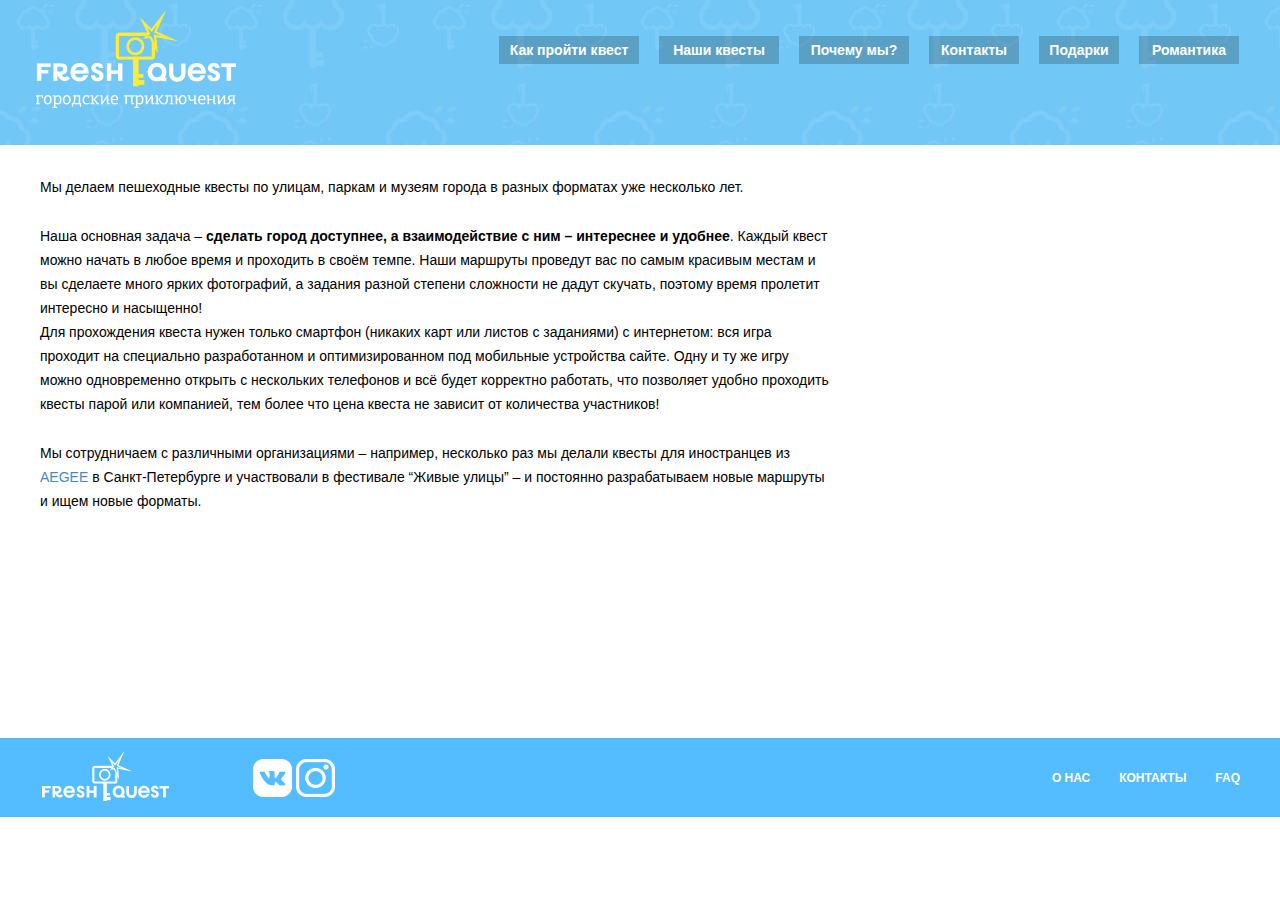
<file: OHAC/ohac.html>
<!DOCTYPE html>
<html>
<head>
    <meta charset="UTF-8">
    <title></title>
    <!--让IE按照最新版本进行渲染-->
    <meta http-equiv="X-UA-Compatible" content="IE=edge">
    <!--移动设备优先 视窗				 宽度=设备宽度	     缩放比例1倍    	  最大缩放比例1倍		禁止用户缩放	-->
    <meta name="viewport" content="width=device-width,initial-scale=1,maximum-scale=1,user-scalable=no"/>
    <!--屏蔽电话-->
    <meta content="telephone=no.email=no" name="format-detection"/>
    <link href="//netdna.bootstrapcdn.com/font-awesome/4.7.0/css/font-awesome.min.css" rel="stylesheet">
    <link rel="stylesheet" type="text/css" href="../css/base.css"/>
    <link rel="stylesheet" type="text/css" href="ohac.css"/>
    <link rel="stylesheet" type="text/css" href="../css/bootstrap.css"/>
    <link rel="stylesheet" type="text/css" href="../css/animate.css"/>
    <!--先是jquery,后是bootstrap-->
    <script src="../js/jquery-1.11.3.js"></script>
    <script src="../js/bootstrap.js"></script>
    <!-- HTML5 shim and Respond.js for IE8 support of HTML5 elements and media queries -->
    <!-- WARNING: Respond.js doesn't work if you view the page via file:// -->
    <!--[if lt IE 9]>
      <script src="http://cdn.bootcss.com/html5shiv/3.7.2/html5shiv.min.js"></script>
      <script src="http://cdn.bootcss.com/respond.js/1.4.2/respond.min.js"></script>
    <![endif]-->
</head>
<body>
<header>
    <nav class="navbar mainNav">
        <div class="container">
            <div class="navbar-header logo">
                <a href="../index.html"><img src="../img/logo1.png"/></a>
            </div>
            <button class="btn btn-link visible-xs pull-right btn-lg dao dropdown-toggle" type="button" data-toggle="dropdown">
                <i class="fa fa-bars"></i>
            </button>
            <ul class="nav navbar-nav mainMenuNav pull-right hidden-xs">
                <li><a href="../index.html#sec1">Как пройти квест</a></li>
                <li><a href="../index.html#sec2">Наши квесты</a></li>
                <li><a href="../index.html#sec3">Почему мы?</a></li>
                <li><a href="../kohtak/kohtak.html">Контакты</a></li>
                <li><a href="../noaapkn/noaapkn.html">Подарки</a></li>
                <li><a href="../poma/poma.html">Романтика</a></li>
            </ul>
            <ul class="nav dropdown-menu navbar-nav mainMenuNav pull-right animated fadeInLeft">
                <button class="btn btn-link visible-xs pull-right btn-lg hang dropdown-toggle" type="button" data-toggle="dropdown">
                    <i class="glyphicon glyphicon-remove"></i>
                </button>
                <li><a href="../index.html#sec1">Как пройти квест</a></li>
                <li><a href="../index.html#sec2">Наши квесты</a></li>
                <li><a href="../index.html#sec3">Почему мы?</a></li>
                <li><a href="../kohtak/kohtak.html">Контакты</a></li>
                <li><a href="../noaapkn/noaapkn.html">Подарки</a></li>
                <li><a href="../poma/poma.html">Романтика</a></li>
            </ul>
        </div>
    </nav>
</header>
<div class="banner">
    <div class="container">
        <div class="row">
            <div class="col-sm-8">
                <p>Мы делаем пешеходные квесты по улицам, паркам и музеям города в разных форматах уже несколько лет. </p>
                <p>Наша основная задача – <strong>сделать город доступнее, а взаимодействие с ним – интереснее и удобнее</strong>. Каждый квест можно начать в любое время и проходить в своём темпе. Наши маршруты проведут вас по самым красивым местам и вы сделаете много ярких фотографий, а задания разной степени сложности не дадут скучать, поэтому время пролетит интересно и насыщенно!<br>
                    Для прохождения квеста нужен только смартфон (никаких карт или листов с заданиями) с интернетом: вся игра проходит на специально разработанном и оптимизированном под мобильные устройства сайте. Одну и ту же игру можно одновременно открыть с нескольких телефонов и всё будет корректно работать, что позволяет удобно проходить квесты парой или компанией, тем более что цена квеста не зависит от количества участников!
                </p>
                <p>Мы сотрудничаем с различными организациями – например, несколько раз мы делали квесты для иностранцев из
                    <a href="#">AEGEE</a> в Санкт-Петербурге и участвовали в фестивале “Живые улицы” – и постоянно разрабатываем новые маршруты и ищем новые форматы.</p>
            </div>
        </div>
    </div>
</div>
<footer>
    <div class="container">
        <div class="logo">
            <a href="#"><img src="../img/logo.png"/></a>
            <a href="#"><img src="../img/vk.png"/></a>
            <a href="#"><img src="../img/insta.png"/></a>
            <div class="faq pull-right">
                <a href="ohac.html">О НАС</a>
                <a href="#">КОНТАКТЫ</a>
                <a href="../FAQ/faq.html">FAQ</a>
            </div>
        </div>
    </div>
</footer>
</body>
</html>
</file>
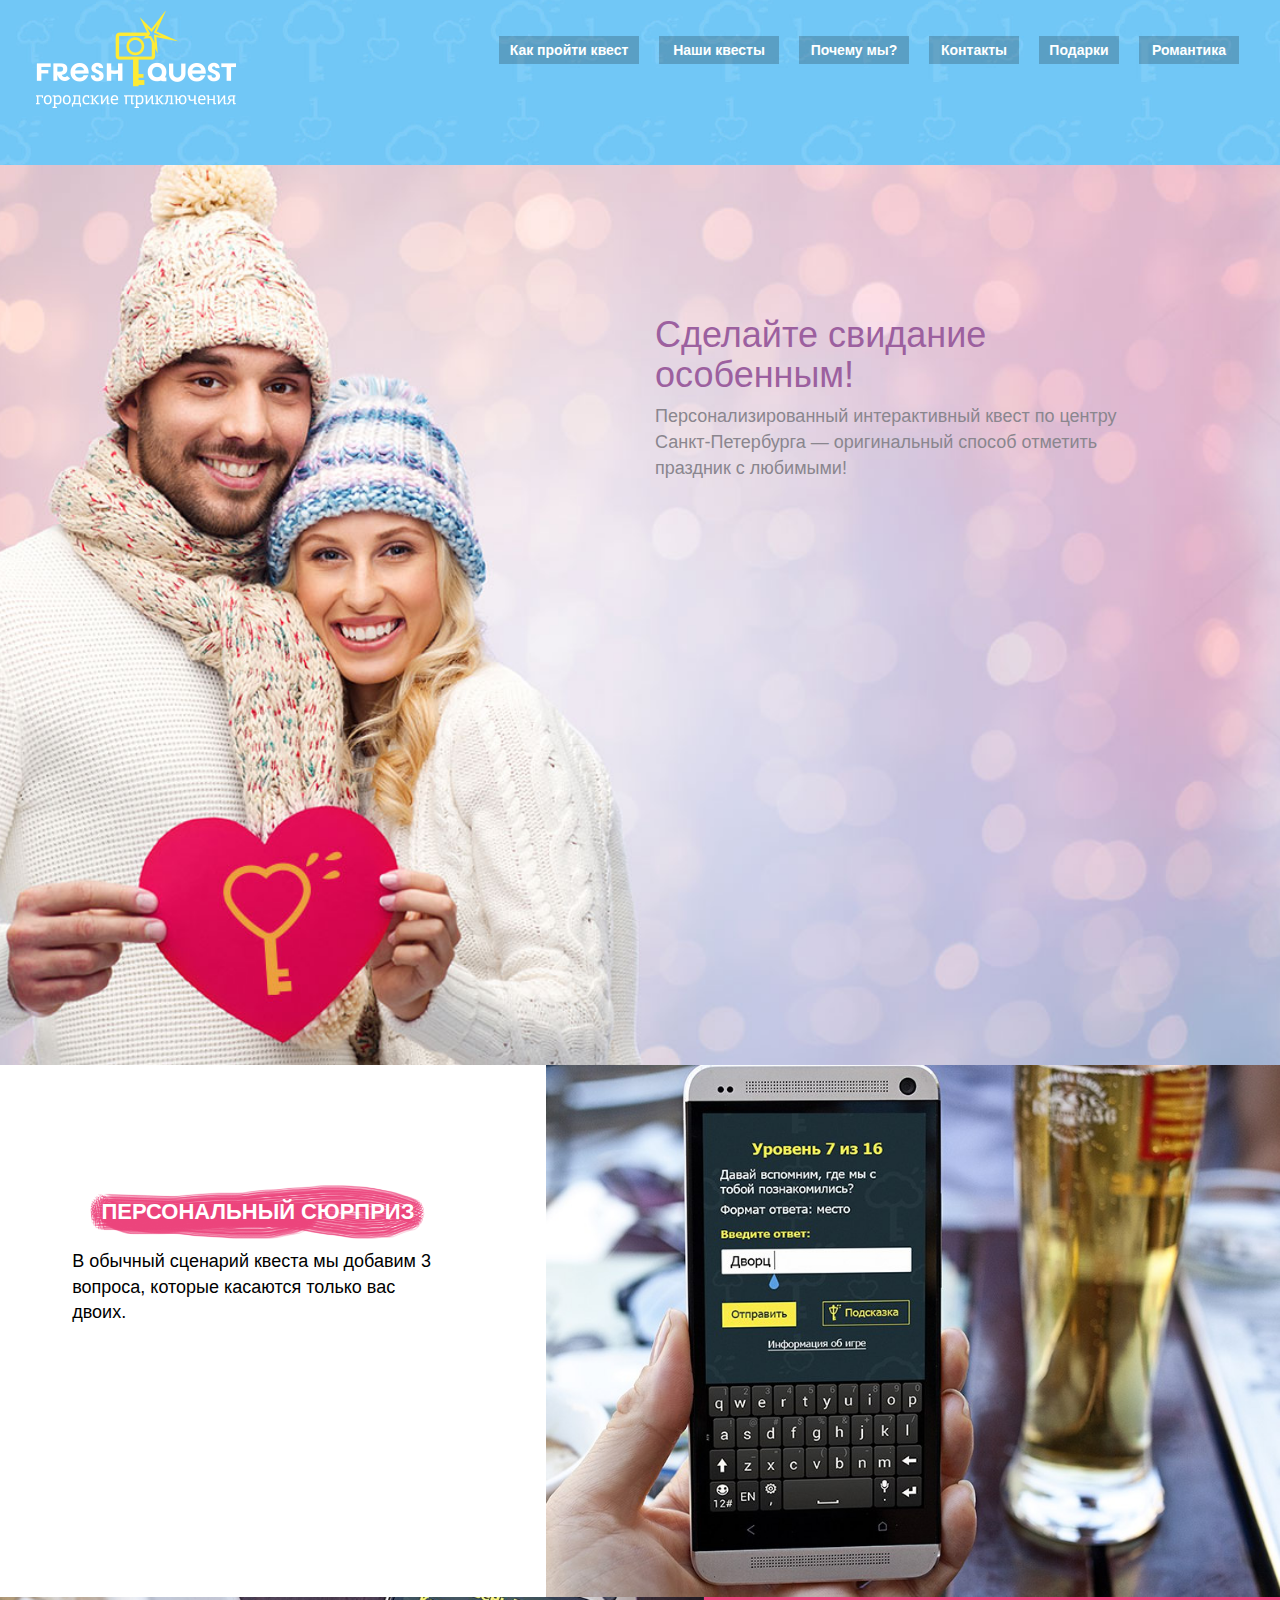
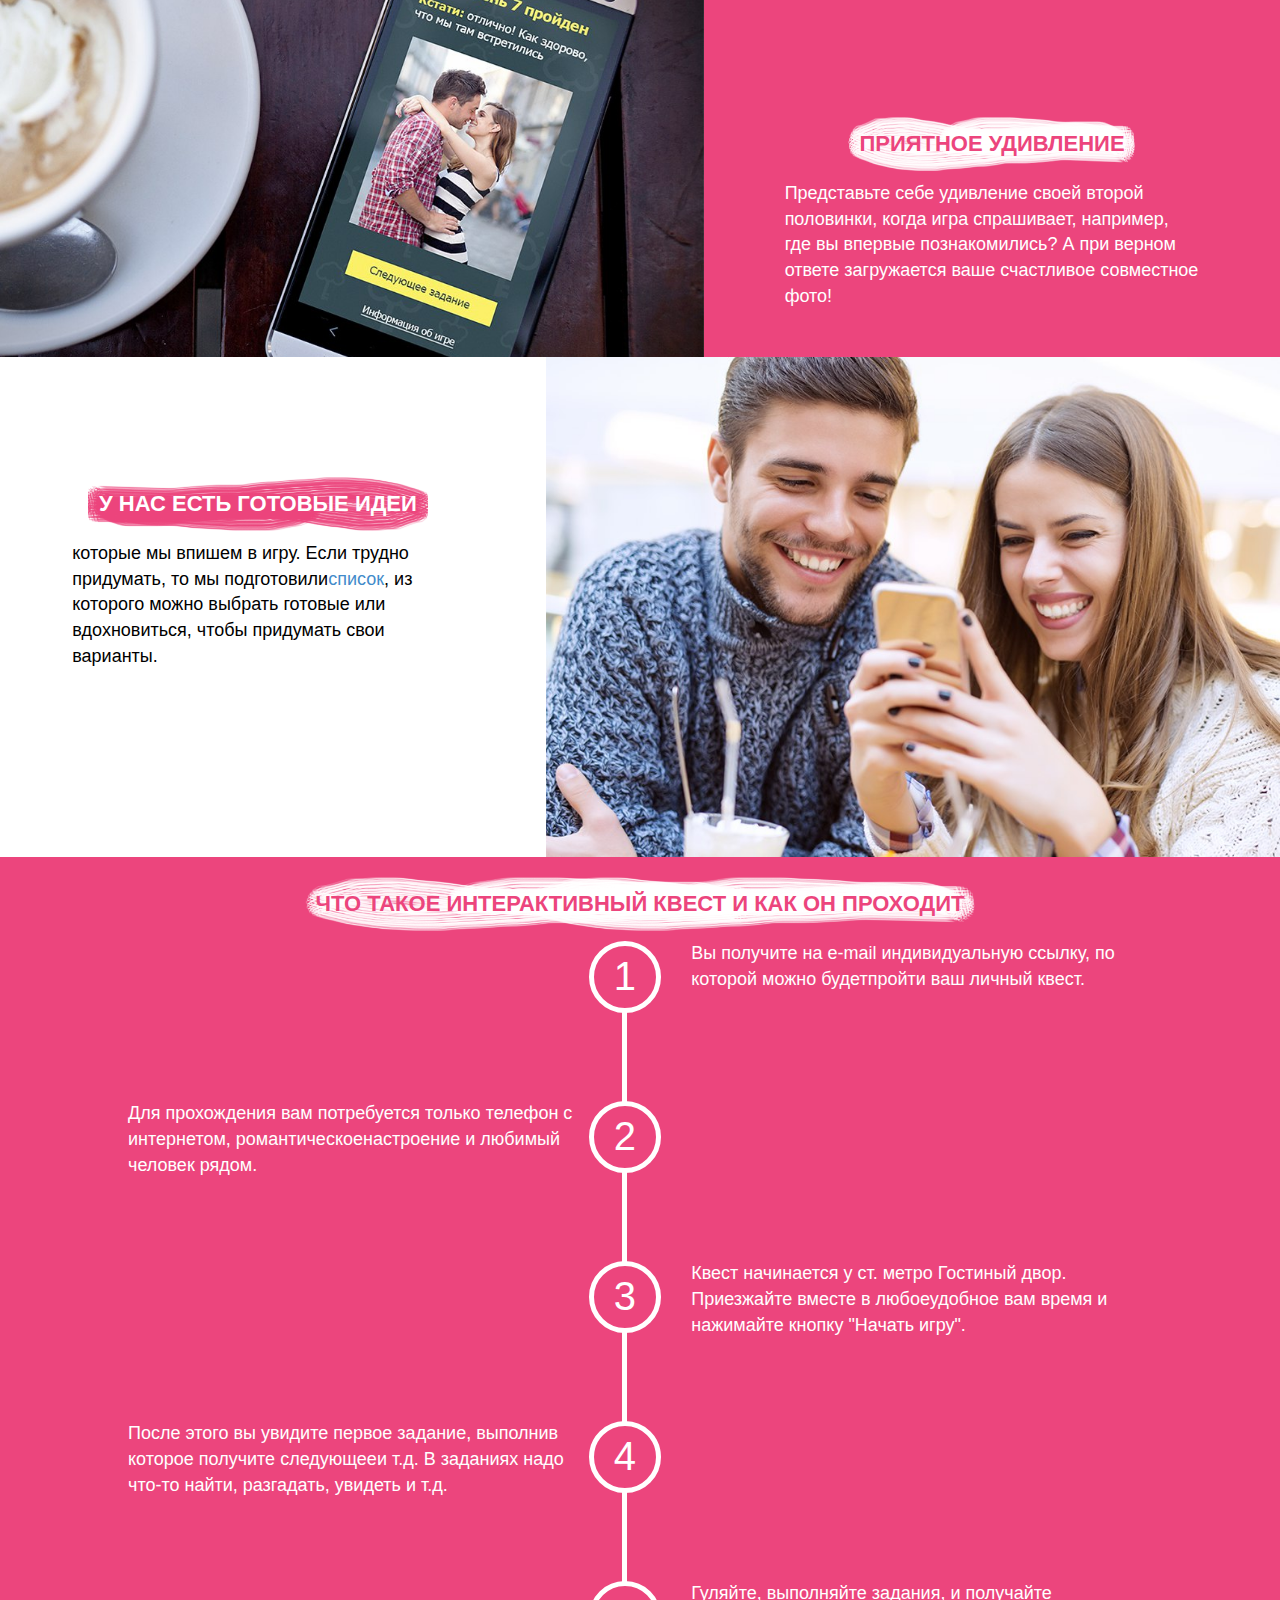
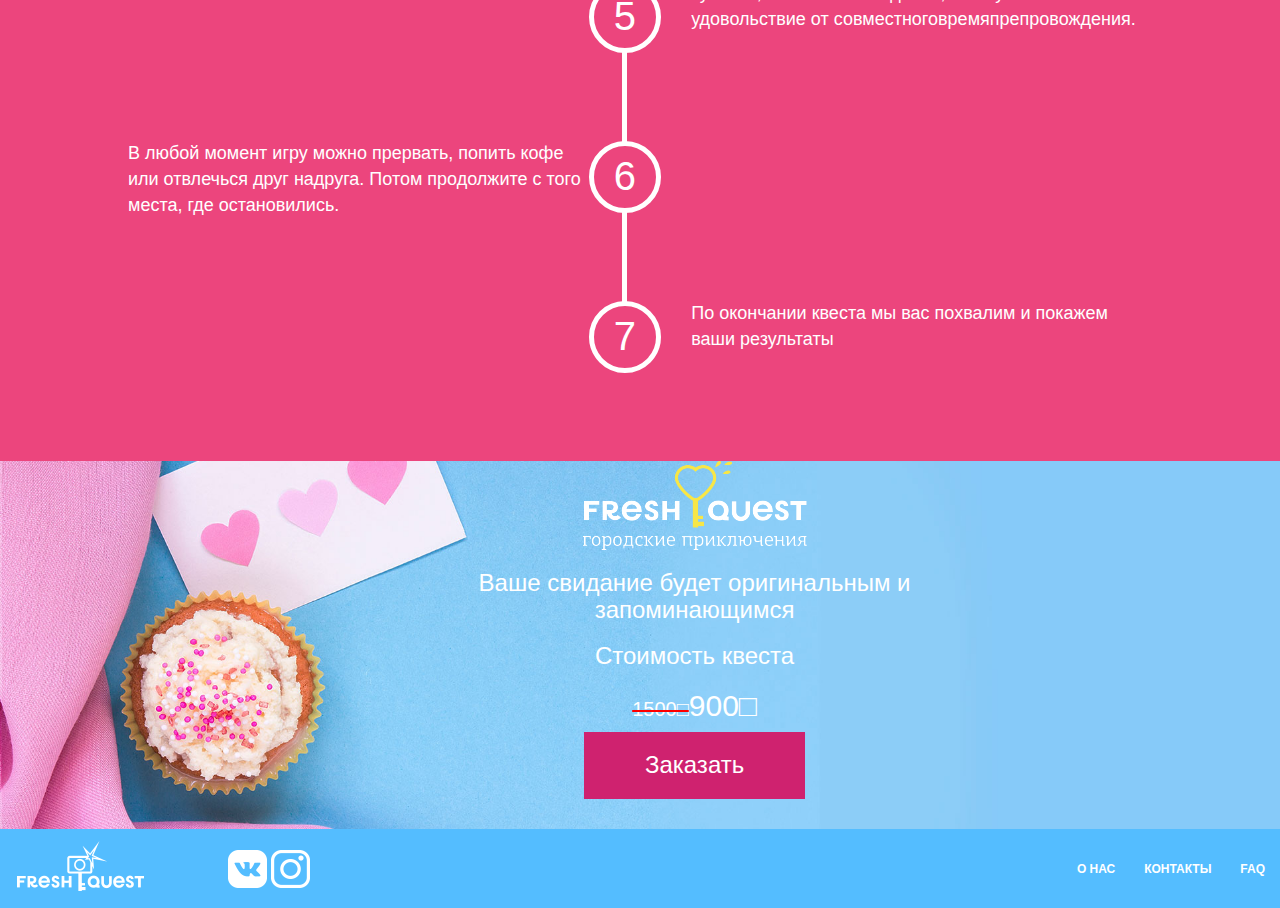
<file: poma/poma.html>
<!DOCTYPE html>
<html>
<head>
    <meta charset="UTF-8">
    <title></title>
    <!--让IE按照最新版本进行渲染-->
    <meta http-equiv="X-UA-Compatible" content="IE=edge">
    <!--移动设备优先 视窗				 宽度=设备宽度	     缩放比例1倍    	  最大缩放比例1倍		禁止用户缩放	-->
    <meta name="viewport" content="width=device-width,initial-scale=1,maximum-scale=1,user-scalable=no"/>
    <!--屏蔽电话-->
    <meta content="telephone=no.email=no" name="format-detection"/>
    <link href="//netdna.bootstrapcdn.com/font-awesome/4.7.0/css/font-awesome.min.css" rel="stylesheet">
    <link rel="stylesheet" type="text/css" href="../css/base.css"/>
    <link rel="stylesheet" type="text/css" href="poma.css"/>
    <link rel="stylesheet" type="text/css" href="../css/bootstrap.css"/>
    <link rel="stylesheet" type="text/css" href="../css/animate.css"/>
    <!--先是jquery,后是bootstrap-->
    <script src="../js/jquery-1.11.3.js"></script>
    <script src="../js/bootstrap.js"></script>
    <!-- HTML5 shim and Respond.js for IE8 support of HTML5 elements and media queries -->
    <!-- WARNING: Respond.js doesn't work if you view the page via file:// -->
    <!--[if lt IE 9]>
      <script src="http://cdn.bootcss.com/html5shiv/3.7.2/html5shiv.min.js"></script>
      <script src="http://cdn.bootcss.com/respond.js/1.4.2/respond.min.js"></script>
    <![endif]-->
</head>
<body>
<header>
    <nav class="navbar mainNav">
        <div class="container">
            <div class="navbar-header logo">
                <a href="../index.html"><img src="../img/logo1.png"/></a>
            </div>
            <button class="btn btn-link visible-xs pull-right btn-lg dao dropdown-toggle" type="button" data-toggle="dropdown">
                <i class="fa fa-bars"></i>
            </button>
            <ul class="nav navbar-nav mainMenuNav pull-right hidden-xs">
                <li><a href="../index.html#sec1">Как пройти квест</a></li>
                <li><a href="../index.html#sec2">Наши квесты</a></li>
                <li><a href="../index.html#sec3">Почему мы?</a></li>
                <li><a href="../kohtak/kohtak.html">Контакты</a></li>
                <li><a href="../noaapkn/noaapkn.html">Подарки</a></li>
                <li><a href="poma.html">Романтика</a></li>
            </ul>
            <ul class="nav dropdown-menu navbar-nav mainMenuNav pull-right animated fadeInLeft">
                <button class="btn btn-link visible-xs pull-right btn-lg hang dropdown-toggle" type="button" data-toggle="dropdown">
                    <i class="glyphicon glyphicon-remove"></i>
                </button>
                <li><a href="../index.html#sec1">Как пройти квест</a></li>
                <li><a href="../index.html#sec2">Наши квесты</a></li>
                <li><a href="../index.html#sec3">Почему мы?</a></li>
                <li><a href="../kohtak/kohtak.html">Контакты</a></li>
                <li><a href="../noaapkn/noaapkn.html">Подарки</a></li>
                <li><a href="poma.html">Романтика</a></li>
            </ul>
        </div>
    </nav>
</header>
<div class="banner">
    <div class="container">
        <div class="CAE">
            <div class="row hidden-sm hidden-xs">
                <div class="CAE1 col-md-6"></div>
                <div class="col-md-6 caen">
                    <h2>Сделайте свидание особенным!</h2>
                    <p>Персонализированный интерактивный квест по центру Санкт-Петербурга — оригинальный способ отметить праздник с любимыми!</p>
                </div>
            </div>
            <div class="row visible-sm visible-xs">
                <div class="col-sm-12 bnaa">
                    <h2>Сделайте свидание особенным!</h2>
                    <p>Персонализированный интерактивный квест по центру Санкт-Петербурга — оригинальный способ отметить праздник с любимыми!</p>
                </div>
                <div class="col-sm-12 CAE2"></div>
            </div>
        </div>
        <div class="nepc">
            <div class="row">
                <div class="col-sm-5 col-xs-12">
                    <div class="divArr text-center"><h3>ПЕРСОНАЛЬНЫЙ СЮРПРИЗ</h3></div>
                    <div class="pArr text-left"><p>В обычный сценарий квеста мы добавим 3 вопроса, которые касаются только вас двоих.</p></div>
                </div>
                <div class="col-sm-7 col-xs-12">
                    <img src="img/block-2.jpg" class="img-responsive"/>
                </div>
            </div>
        </div>
        <div class="npnr">
            <figure class="clearfix">
                <figcaption class="caption pull-right">
                    <div class="divArr text-center"><h3>ПРИЯТНОЕ УДИВЛЕНИЕ</h3></div>
                    <div class="pArr text-left"><p>Представьте себе удивление своей второй половинки, когда игра спрашивает, например, где вы впервые познакомились? А при верном ответе загружается ваше счастливое совместное фото!</p></div>
                </figcaption>
                <div class="pull-left bg"></div>
            </figure>
        </div>
        <div class="yhac">
            <div class="row">
                <div class="col-sm-5 col-xs-12">
                    <div class="divArr text-center"><h3>У НАС ЕСТЬ ГОТОВЫЕ ИДЕИ</h3></div>
                    <div class="pArr text-left"><p>которые мы впишем в игру. Если трудно придумать, то мы подготовили<a href="#">список</a>, из которого можно выбрать готовые или вдохновиться, чтобы придумать свои варианты.</p></div>
                </div>
                <div class="col-sm-7 col-xs-12">
                    <img src="img/block-4.jpg" class="img-responsive"/>
                </div>
            </div>
        </div>
        <div class="takoe">
            <div class="title text-center"><h3>ЧТО ТАКОЕ ИНТЕРАКТИВНЫЙ КВЕСТ И КАК ОН ПРОХОДИТ</h3></div>
            <div class="num num1 clearfix">
                <div class="kong hidden-sm hidden-xs"></div>
                <div class="circle">1</div>
                <div class="text"><p>Вы получите на e-mail индивидуальную ссылку, по которой можно будетпройти ваш личный квест.</p></div>
            </div>
            <div class="num num2 clearfix">
                <div class="kong"><p>Для прохождения вам потребуется только телефон с интернетом, романтическоенастроение и любимый человек рядом.</p></div>
                <div class="circle">2</div>
                <div class="text hidden-sm hidden-xs"></div>
            </div>
            <div class="num num3 clearfix">
                <div class="kong hidden-sm hidden-xs"></div>
                <div class="circle">3</div>
                <div class="text"><p>Квест начинается у ст. метро Гостиный двор. Приезжайте вместе в любоеудобное вам время и нажимайте кнопку "Начать игру".</p></div>
            </div>
            <div class="num num4 clearfix">
                <div class="kong"><p>После этого вы увидите первое задание, выполнив которое получите следующееи т.д. В заданиях надо что-то найти, разгадать, увидеть и т.д.</p></div>
                <div class="circle">4</div>
                <div class="text hidden-sm hidden-xs"></div>
            </div>
            <div class="num num5 clearfix">
                <div class="kong hidden-sm hidden-xs"></div>
                <div class="circle">5</div>
                <div class="text"><p>Гуляйте, выполняйте задания, и получайте удовольствие от совместноговремяпрепровождения.</p></div>
            </div>
            <div class="num num6 clearfix">
                <div class="kong"><p>В любой момент игру можно прервать, попить кофе или отвлечься друг надруга. Потом продолжите с того места, где остановились.</p></div>
                <div class="circle">6</div>
                <div class="text hidden-sm hidden-xs"></div>
            </div>
            <div class="num num7 clearfix">
                <div class="kong hidden-sm hidden-xs"></div>
                <div class="circle">7</div>
                <div class="text"><p>По окончании квеста мы вас похвалим и покажем ваши результаты</p></div>
            </div>
        </div>
        <div class="bawe">
            <div class="row">
                <div class="col-lg-4 col-md-5 BgImg"></div>
                <div class="col-lg-5 col-md-6 text-center cton">
                    <img src="img/menu-logo.png" />
                    <h4>Ваше свидание будет оригинальным и запоминающимся</h4>
                    <h4>Стоимость квеста</h4>
                    <h5><small><del><span>1500□</span></del></small>900□</h5>
                    <a href="#" class="btn">Заказать </a>
                </div>
            </div>
        </div>
    </div>
</div>

<footer>
    <div class="container">
        <div class="logo">
            <a href="#"><img src="../img/logo.png"/></a>
            <a href="#"><img src="../img/vk.png"/></a>
            <a href="#"><img src="../img/insta.png"/></a>
            <div class="faq pull-right">
                <a href="../OHAC/ohac.html">О НАС</a>
                <a href="#">КОНТАКТЫ</a>
                <a href="../FAQ/faq.html">FAQ</a>
            </div>
        </div>
    </div>
</footer>
</body>
</html>
</file>
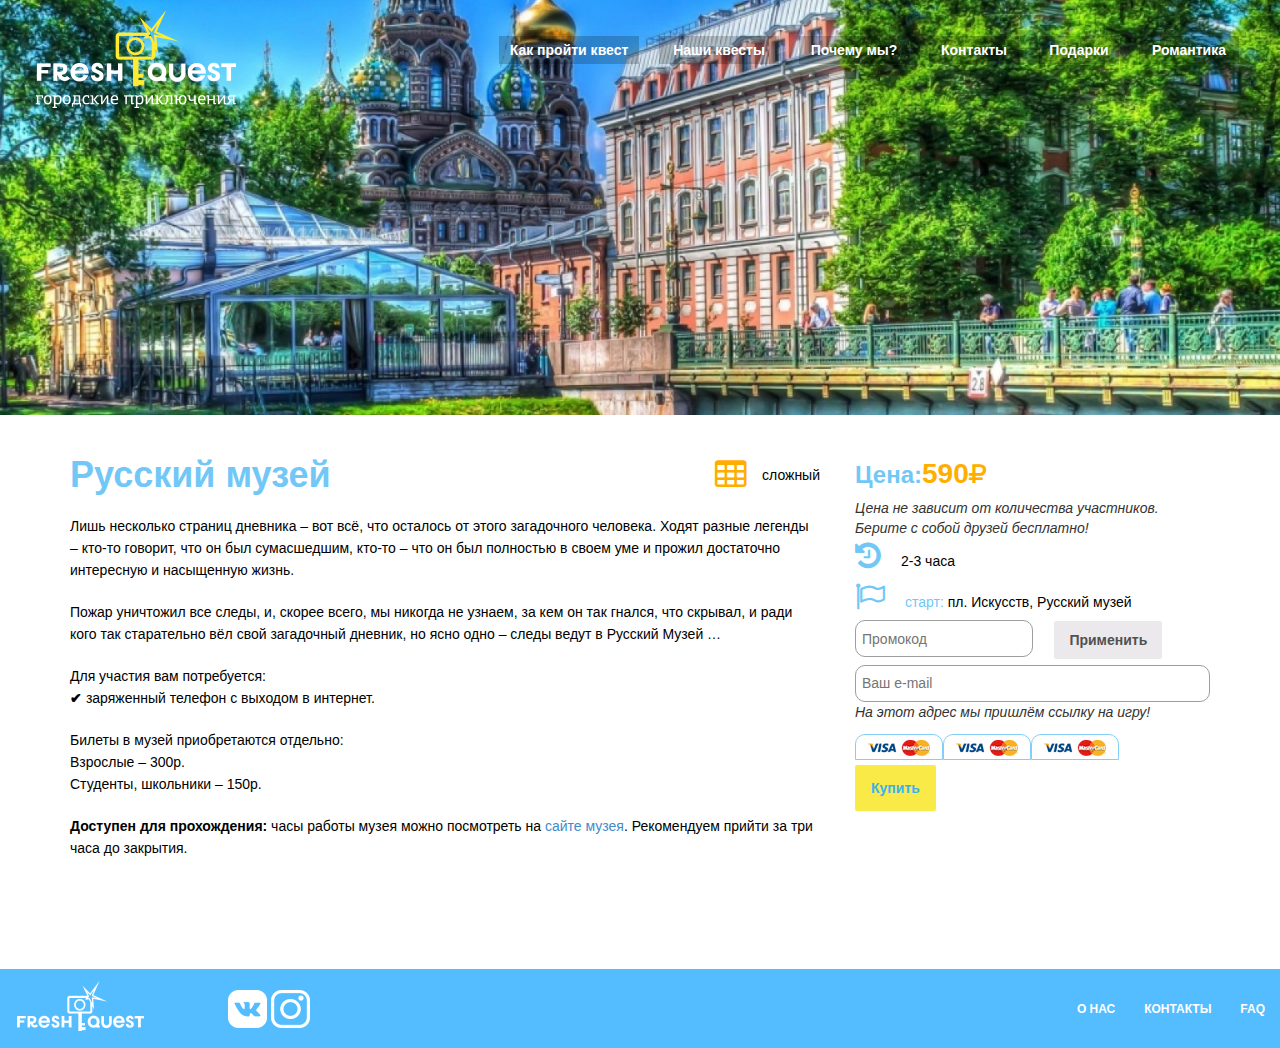
<file: kbectbl/pycc/pycc.html>
<!DOCTYPE html>
<html>
<head>
    <meta charset="UTF-8">
    <title></title>
    <!--让IE按照最新版本进行渲染-->
    <meta http-equiv="X-UA-Compatible" content="IE=edge">
    <!--移动设备优先 视窗				 宽度=设备宽度	     缩放比例1倍    	  最大缩放比例1倍		禁止用户缩放	-->
    <meta name="viewport" content="width=device-width,initial-scale=1,maximum-scale=1,user-scalable=no"/>
    <!--屏蔽电话-->
    <meta content="telephone=no.email=no" name="format-detection"/>
    <link href="//netdna.bootstrapcdn.com/font-awesome/4.7.0/css/font-awesome.min.css" rel="stylesheet">
    <link rel="stylesheet" type="text/css" href="../../css/base.css"/>
    <link rel="stylesheet" type="text/css" href="pycc.css"/>
    <link rel="stylesheet" type="text/css" href="../../css/bootstrap.css"/>
    <link rel="stylesheet" type="text/css" href="../../css/animate.css"/>
    <!--先是jquery,后是bootstrap-->
    <script src="../../js/jquery-1.11.3.js"></script>
    <script src="../../js/bootstrap.js"></script>
    <!-- HTML5 shim and Respond.js for IE8 support of HTML5 elements and media queries -->
    <!-- WARNING: Respond.js doesn't work if you view the page via file:// -->
    <!--[if lt IE 9]>
    <script src="http://cdn.bootcss.com/html5shiv/3.7.2/html5shiv.min.js"></script>
    <script src="http://cdn.bootcss.com/respond.js/1.4.2/respond.min.js"></script>
    <![endif]-->
</head>
<body>
<header>
    <nav class="navbar mainNav">
        <div class="container">
            <div class="navbar-header logo">
                <a href="../../index.html"><img src="../../img/logo1.png"/></a>
            </div>
            <button class="btn btn-link visible-xs pull-right btn-lg dao dropdown-toggle" type="button" data-toggle="dropdown">
                <i class="fa fa-bars"></i>
            </button>
            <ul class="nav navbar-nav mainMenuNav pull-right hidden-xs">
                <li><a href="../../index.html#sec1">Как пройти квест</a></li>
                <li><a href="../../index.html#sec2">Наши квесты</a></li>
                <li><a href="../../index.html#sec3">Почему мы?</a></li>
                <li><a href="../../kohtak/kohtak.html">Контакты</a></li>
                <li><a href="../../noaapkn/noaapkn.html">Подарки</a></li>
                <li><a href="../../poma/poma.html">Романтика</a></li>
            </ul>
            <ul class="nav dropdown-menu navbar-nav mainMenuNav pull-right animated fadeInLeft">
                <button class="btn btn-link visible-xs pull-right btn-lg hang dropdown-toggle" type="button" data-toggle="dropdown">
                    <i class="glyphicon glyphicon-remove"></i>
                </button>
                <li><a href="../../index.html#sec1">Как пройти квест</a></li>
                <li><a href="../../index.html#sec2">Наши квесты</a></li>
                <li><a href="../../index.html#sec3">Почему мы?</a></li>
                <li><a href="../../kohtak/kohtak.html">Контакты</a></li>
                <li><a href="../../noaapkn/noaapkn.html">Подарки</a></li>
                <li><a href="../../poma/poma.html">Романтика</a></li>
            </ul>
        </div>
    </nav>
</header>
<!--banner-->
<div class="banner">
    <div class="container">
        <div class="row">
            <div class="col-sm-8">
                <h2>Русский музей<span class="pull-right">сложный</span><i class="fa fa-table pull-right"></i></h2>
                <p>Лишь несколько страниц дневника – вот всё, что осталось от этого загадочного человека. Ходят разные легенды – кто-то говорит, что он был сумасшедшим, кто-то – что он был полностью в своем уме и прожил достаточно интересную и насыщенную жизнь.</p>
                <p>Пожар уничтожил все следы, и, скорее всего, мы никогда не узнаем, за кем он так гнался, что скрывал, и ради кого так старательно вёл свой загадочный дневник, но ясно одно – следы ведут в Русский Музей …</p>
                <p>Для участия вам потребуется:
                    <br><strong>✔</strong> заряженный телефон с выходом в интернет.</p>
                <p>Билеты в музей приобретаются отдельно:<br>Взрослые – 300р.<br>Студенты, школьники – 150р.</p>
                <p><strong>Доступен для прохождения:</strong> часы работы музея можно посмотреть на <a href="#">сайте музея</a>. Рекомендуем прийти за три часа до закрытия.</p>
            </div>
            <div class="col-sm-4 ueha">
                <h3>Цена:<span>590</span><i class="fa fa-rub"></i></h3>
                <span><i>Цена не зависит от количества участников. Берите с собой друзей бесплатно!</i></span>
                <p><i class="fa fa-history"></i>2-3 часа</p>
                <p><i class="fa fa-flag-o"></i><span>старт: </span>пл. Искусств, Русский музей</p>
                <form class="form-group text">
                    <input type="text" class="form-group" placeholder="Промокод" required="required"/>
                        <input type="submit" value="Применить" class="btn"/>
                </form>
                <form class="form-group email">
                    <input type="email" class="form-group" placeholder="Ваш e-mail" required="required"/>
                    <span><i>На этот адрес мы пришлём ссылку на игру!</i></span>
                    <div id="dan">
                        <label class="text-center" for="AC">
                            <span><img src="quickpay.png"/> </span>
                            <input type="radio" checked id="AC" name="paymentType">
                        </label>
                        <label class="text-center" for="MC">
                            <span><img src="quickpay.png"/> </span>
                            <input type="radio" id="MC" name="paymentType">
                        </label>
                        <label class="text-center" for="PC">
                            <span><img src="quickpay.png"/> </span>
                            <input type="radio" id="PC" name="paymentType">
                        </label>
                    </div>
                    <input type="submit" class="btn" value="Купить"/>
                    <script>
                        var dan=document.getElementById("dan");
                        var inputA=dan.getElementsByTagName("input");
                        var labelArr=dan.getElementsByTagName("label");
                        for(var i=0; i<inputA.length; i++){
                            inputA[i].onclick=function(){
                                for(var j=0; j<labelArr.length; j++){
                                    labelArr[j].className="";
                                }
                                if(this.checked==true){
                                    var labelObj=this.parentNode;
                                    labelObj.className="active";
                                }
                            }
                        }
                    </script>
                </form>
            </div>
        </div>
    </div>
</div>



<footer>
    <div class="container">
        <div class="logo">
            <a href="#"><img src="../../img/logo.png"/></a>
            <a href="#"><img src="../../img/vk.png"/></a>
            <a href="#"><img src="../../img/insta.png"/></a>
            <div class="faq pull-right">
                <a href="../../OHAC/ohac.html">О НАС</a>
                <a href="#">КОНТАКТЫ</a>
                <a href="../../FAQ/faq.html">FAQ</a>
            </div>
        </div>
    </div>
</footer>

</body>
</html>
</file>
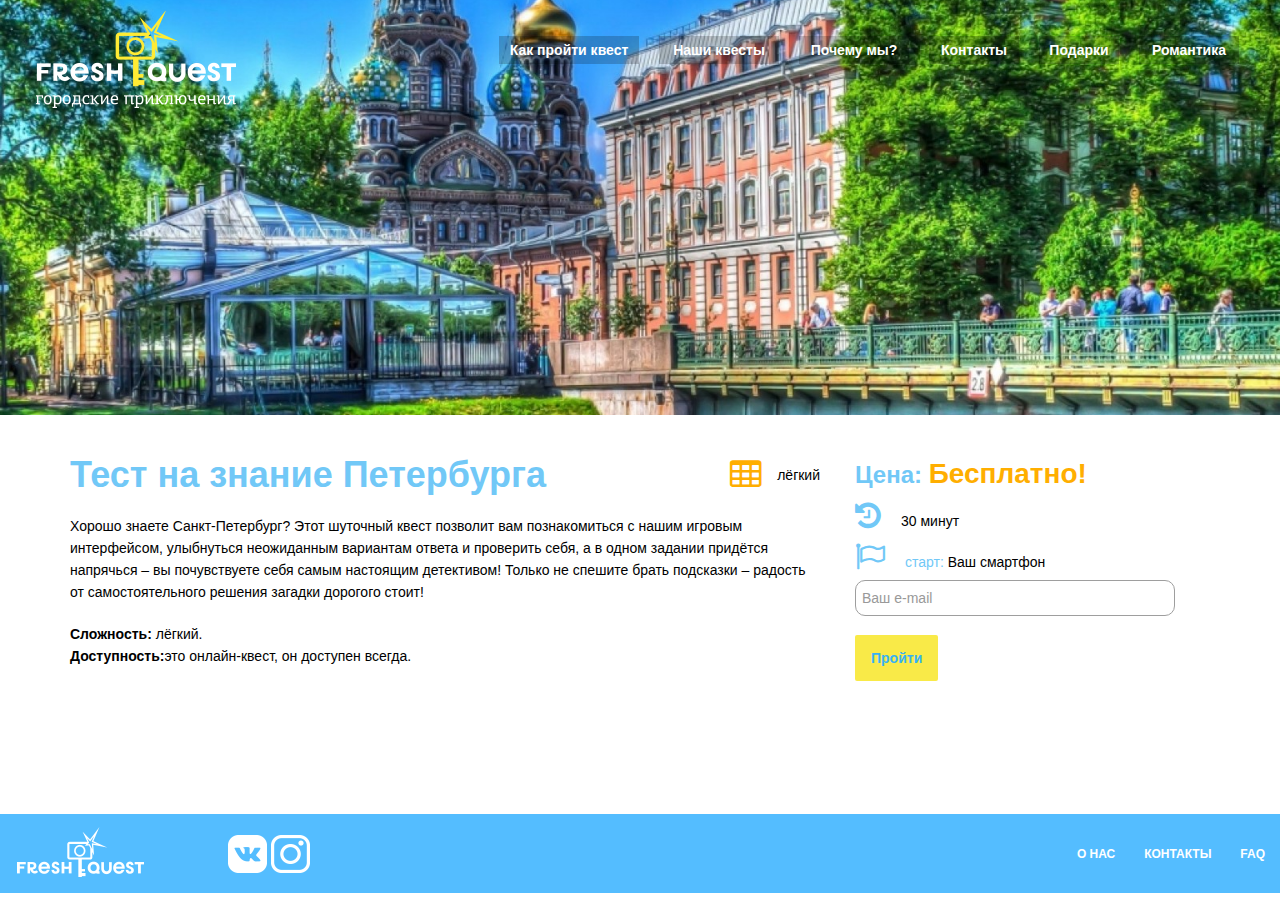
<file: kbectbl/TECT/tect.html>
<!DOCTYPE html>
<html>
<head>
    <meta charset="UTF-8">
    <title></title>
    <!--让IE按照最新版本进行渲染-->
    <meta http-equiv="X-UA-Compatible" content="IE=edge">
    <!--移动设备优先 视窗				 宽度=设备宽度	     缩放比例1倍    	  最大缩放比例1倍		禁止用户缩放	-->
    <meta name="viewport" content="width=device-width,initial-scale=1,maximum-scale=1,user-scalable=no"/>
    <!--屏蔽电话-->
    <meta content="telephone=no.email=no" name="format-detection"/>
    <link href="//netdna.bootstrapcdn.com/font-awesome/4.7.0/css/font-awesome.min.css" rel="stylesheet">
    <link rel="stylesheet" type="text/css" href="../../css/base.css"/>
    <link rel="stylesheet" type="text/css" href="tect.css"/>
    <link rel="stylesheet" type="text/css" href="../../css/bootstrap.css"/>
    <link rel="stylesheet" type="text/css" href="../../css/animate.css"/>
    <!--先是jquery,后是bootstrap-->
    <script src="../../js/jquery-1.11.3.js"></script>
    <script src="../../js/bootstrap.js"></script>
    <!-- HTML5 shim and Respond.js for IE8 support of HTML5 elements and media queries -->
    <!-- WARNING: Respond.js doesn't work if you view the page via file:// -->
    <!--[if lt IE 9]>
      <script src="http://cdn.bootcss.com/html5shiv/3.7.2/html5shiv.min.js"></script>
      <script src="http://cdn.bootcss.com/respond.js/1.4.2/respond.min.js"></script>
    <![endif]-->
</head>
<body>
<header>
    <nav class="navbar mainNav">
        <div class="container">
            <div class="navbar-header logo">
                <a href="../../index.html"><img src="../../img/logo1.png"/></a>
            </div>
            <button class="btn btn-link visible-xs pull-right btn-lg dao dropdown-toggle" type="button" data-toggle="dropdown">
                <i class="fa fa-bars"></i>
            </button>
            <ul class="nav navbar-nav mainMenuNav pull-right hidden-xs">
                <li><a href="../../index.html#sec1">Как пройти квест</a></li>
                <li><a href="../../index.html#sec2">Наши квесты</a></li>
                <li><a href="../../index.html#sec3">Почему мы?</a></li>
                <li><a href="../../kohtak/kohtak.html">Контакты</a></li>
                <li><a href="../../noaapkn/noaapkn.html">Подарки</a></li>
                <li><a href="../../poma/poma.html">Романтика</a></li>
            </ul>
            <ul class="nav dropdown-menu navbar-nav mainMenuNav pull-right animated fadeInLeft">
                <button class="btn btn-link visible-xs pull-right btn-lg hang dropdown-toggle" type="button" data-toggle="dropdown">
                    <i class="glyphicon glyphicon-remove"></i>
                </button>
                <li><a href="../../index.html#sec1">Как пройти квест</a></li>
                <li><a href="../../index.html#sec2">Наши квесты</a></li>
                <li><a href="../../index.html#sec3">Почему мы?</a></li>
                <li><a href="../../kohtak/kohtak.html">Контакты</a></li>
                <li><a href="../../noaapkn/noaapkn.html">Подарки</a></li>
                <li><a href="../../poma/poma.html">Романтика</a></li>
            </ul>
        </div>
    </nav>
</header>
<!--banner-->
<div class="banner">
    <div class="container">
        <div class="row">
            <div class="col-sm-8">
                <h2>Тест на знание Петербурга<span class="pull-right">лёгкий</span><i class="fa fa-table pull-right"></i></h2>
                <p>Хорошо знаете Санкт-Петербург? Этот шуточный квест позволит вам познакомиться с нашим игровым интерфейсом, улыбнуться неожиданным вариантам ответа и проверить себя, а в одном задании придётся напрячься – вы почувствуете себя самым настоящим детективом! Только не спешите брать подсказки – радость от самостоятельного решения загадки дорогого стоит!</p>
                <p><strong>Сложность:</strong> лёгкий.<br>
                <strong>Доступность:</strong>это онлайн-квест, он доступен всегда.</p>
            </div>
            <div class="col-sm-4 ueha">
                <h3>Цена: <span>Бесплатно!</span></h3>
                <p><i class="fa fa-history"></i>30 минут</p>
                <p><i class="fa fa-flag-o"></i><span>старт:</span> Ваш смартфон</p>
                <form class="form-group">
                       <input type="email" placeholder="Ваш e-mail" required="required" class="form-control"/>
                       <input type="submit" value="Пройти" class="btn"/>
                </form>
            </div>
        </div>
    </div>
</div>



<footer>
    <div class="container">
        <div class="logo">
            <a href="#"><img src="../../img/logo.png"/></a>
            <a href="#"><img src="../../img/vk.png"/></a>
            <a href="#"><img src="../../img/insta.png"/></a>
            <div class="faq pull-right">
                <a href="../../OHAC/ohac.html">О НАС</a>
                <a href="#">КОНТАКТЫ</a>
                <a href="../../FAQ/faq.html">FAQ</a>
            </div>
        </div>
    </div>
</footer>

</body>
</html>
</file>
<file: css/base.css>
*{margin:0; padding:0; outline: none !important;}
body{font-family:"微软雅黑"; overflow-x: hidden}
.clearfix:after{height:0; display:block; content:'.'; visibility:hidden; clear:both;}
ul,li,p,h1,h2,h3,h4,h5,h6,form,label,aside,section,header,footer,dd,dt,dl,fieldset,legend,nav,article,hgroup{display:block;}
ul{list-style:none;}
img{border:0;}
a{text-decoration:none; outline:none;}
.ellisis{white-space:nowrap;  text-overflow:ellipsis;  overflow:hidden; }
a:link{text-decoration:none; outline:none;}
.ft12{ font-size:12px;}
.ft14{ font-size:14px;}
</file>
<file: css/index.css>
header{background:url("../img/bg.jpg")no-repeat center top;background-position: 50% 70%;background-size: cover; }
header .mainNav{margin-bottom: 30px;position: relative;}
header .dao{position: absolute; right:30px; top:40px; z-index:100}
header .dao i{font-size:30px;}
header .mainNav .container{padding: 0;}
header .mainMenuNav{margin-top:35px; margin-bottom: 185px;}
header .mainMenuNav li{margin-right: 20px; height:28px; }
header .mainMenuNav li a{display: block; font-weight:bolder;background: rgba(0,0,0,0.2); transition: all .5s; height:28px; text-align:center;line-height: 28px; margin:0; padding: 0;font-size:14px; color:#fff;}
header .mainMenuNav li:nth-of-type(1){width:140px;}
header .mainMenuNav li:nth-of-type(2){width:120px;}
header .mainMenuNav li:nth-of-type(3){width:110px;}
header .mainMenuNav li:nth-of-type(4){width:90px;}
header .mainMenuNav li:nth-of-type(5){width:80px;}
header .mainMenuNav li:nth-of-type(6){width:100px;}
header .mainMenuNav li a:hover{background:#F9EA48; color: #54BDFF;}
header h2{line-height:30px; font-size: 28px; margin-bottom: 40px; color:#fff;text-shadow: 0 0 14px rgba(0, 0, 0, 1); font-weight:bolder}
header h2 span{color: #f3ea4d}

header .NPEB a{display: block;width: 140px; height: 44px; margin: 0 auto 125px auto; background: #c63786; color: #fff; font-size: 12px;font-weight: bolder; line-height:44px;}
header .NPEB a:hover{background: #13699E;}
@media screen and (max-width:768px) {
    header .hang{position: fixed; right:30px; top:40px; z-index:10000;}
    header .hang i{font-size:30px;}
    header .mainNav{padding-top:50px;}
    header .NPEB{z-index:1;}
    .mainMenuNav{width:110%;z-index:1000 !important; height:110% !important;  position: fixed !important;margin-top:0 !important; top:0 !important; right:0; background:#fff !important;padding-top: 40px !important;}
    .mainMenuNav li{width:100% !important; height:40px !important; }
    .mainMenuNav li a{ display: block; font-size: 18px !important; background: #fff !important;color: #22aacc !important; font-weight: normal!important; text-align: left!important; padding-left:90px !important; width:100% !important;height:50px!important; line-height:40px!important; }
}
/*NPON*/
.NPON{margin-bottom: 60px;}
.NPON .container{padding: 0; width: 100%}
.NPON h2{font-size:22px; color: #38b1f8; font-weight: bolder; margin-top:60px;margin-bottom: 60px;}
.NPON figure{width:17%; margin-right:3%; float: left; height:350px;}
.NPON figure:nth-last-child(1){margin-right: 0;}
.NPON figure h3{color: #36b2f5; font-weight: bolder}
.NPON figure p{color: #525050}

/*kbect*/
.kbect .container{padding:0; width:100%;}
.kbect .nen{padding:0;}
.kbect .moba{text-decoration: none;}
.kbect .moba .mofang{position:relative; padding:15px 30px 15px 36px; height: 340px; width:100%; overflow: hidden}
.kbect .moba .mofang:after{content:'';  width:100%; height:340px; position: absolute; top:0; left:0;background:rgba(0,0,0,0.3); z-index: -900; }
.kbect .moba .mofang:hover img{transform:scale(1.3)}
.kbect .moba .mofang img{position: absolute; left:-20px; top:-20px; z-index: -1000;transition:all .3s; transform:scale(1.2)}
.kbect .moba .mofang h2{font-weight: normal; font-size:16px; height:80px; color:#EEEEEE; margin-top:10px;margin-bottom: 0; }
.kbect .moba .mofang h2 i:nth-of-type(1){display: inline-block;padding-right: 13px; font-size:36px;}
.kbect .moba .mofang h2 span .fa{ font-size:26px;display: inline-block; margin-left: 5px;}
.kbect .moba .mofang h2 span:nth-of-type(1){font-size: 12px; font-weight: normal; line-height:40px; margin-bottom:20px; }
.kbect .moba .mofang h2 span:nth-of-type(2){font-size: 22px; font-weight: bolder;line-height:40px;  }
.kbect .moba .mofang h3{margin-top:0; line-height: 26px; height: 52px; font-size: 16px; color: #fff; font-weight: bolder}
.kbect .moba .mofang p{font-size:12px; color: #fff; line-height: 22px; margin-bottom: 15px;}
.kbect .moba .mofang p:nth-of-type(1){height: 66px;}
.kbect .moba .mofang p:nth-last-child(1){margin-bottom: 4px;}
.kbect .moba .mofang p span,.kbect .moba .mofang p i{color:#ffec4d}
.kbect .moba .mofang p i{margin-right: 6px;}
.kbect h4{padding-left:20px;  background: #71c7f6; height:72px;font-weight: bolder;margin: 0; line-height:70px; font-size: 18px; color: #edeee6; width:100%;}
.kbect h4 img{display: inline-block}

/*KAK*/
.KAK{background: url("../img/bg2.jpg") repeat-y; margin-bottom:0!important;}
.KAK h2{margin:10px auto 66px; font-weight: bolder; font-size: 24px; color: #fff;}
.KAK .mbi figcaption h3{margin-top:11px;line-height: 46px; font-size: 16px; color: #f0ff01; font-weight: bolder}
.KAK .mbi figcaption p{font-size:12px; color: #fff; line-height: 20px;}
/*footer*/
footer{background:#54bdff; line-height:78px;}
footer .container{width: 100%;}
footer .logo>a:nth-of-type(1){margin-right:80px;}
footer .logo .faq a{display: inline-block; font-size: 12px; color: #fff; font-weight: bolder; margin-right: 25px;}
footer .logo .faq a:nth-last-child(1){margin-right: 0;}
@media screen and (max-width:767px) and (min-width:600px) {
    .NPON figure{width:49%; margin-right:2%;}
    .NPON figure:nth-of-type(even){margin-right: 0}
    .kbect .nen{min-height:0 !important;}
    .kbect .moba .mofang{width:49%; float: left}
}
@media screen and (max-width:600px){
    .NPON figure{width:100%; height: 250px;}
    .kbect .moba .mofang{width:100%;}
    .kbect .moba .mofang img{width:100%;}
}
</file>
<file: FAQ/faq.css>
header{background:url("../img/bg2.jpg")no-repeat center top;background-position: 50% 70%;background-size: cover; }
header .mainNav{margin-bottom:0;position: relative;}
header .mainNav .container{width: 100%; padding-left:20px; padding-right: 20px;}
header .mainNav .logo{margin-left:15px; margin-top:10px;}
header .dao{position: absolute; right:30px; top:40px; z-index:100}
header .dao i{font-size:30px;}
header .mainMenuNav{margin-top:35px; margin-bottom:100px;}
header .mainMenuNav li{margin-right: 20px; height:28px; }
header .mainMenuNav li a{display: block; font-weight:bolder;background: rgba(0,0,0,0.2); transition: all .5s; height:28px; text-align:center;line-height: 28px; margin:0; padding: 0;font-size:14px; color:#fff;}
header .mainMenuNav li:nth-of-type(1){width:140px;}
header .mainMenuNav li:nth-of-type(2){width:120px;}
header .mainMenuNav li:nth-of-type(3){width:110px;}
header .mainMenuNav li:nth-of-type(4){width:90px;}
header .mainMenuNav li:nth-of-type(5){width:80px;}
header .mainMenuNav li:nth-of-type(6){width:100px;}
header .mainMenuNav li a:hover{background:#F9EA48; color: #54BDFF;}
/*banner*/
.banner{padding-top: 30px; padding-bottom: 20px;}
.banner .container-fluid{width:96%; padding-left: 20px; padding-right: 20px;}
.banner .text h2{font-size: 65px; color: #36b2f5; font-weight: bold; padding-left:100px; background: url("img/faqIcon.png")no-repeat;background-size: contain; }
.banner .text>p{font-size: 20px; color: #36b2f5; font-weight: bold; margin-bottom: 30px;}
.banner .text article li{padding-left:40px; background: url("img/liIcon.png")no-repeat left top; background-size:30px; }
.banner .text article li h3{margin-top: 0; font-size: 20px;color: #36b2f5;font-weight: bold }
.banner .text article li p{text-align: justify; font-size: 16px; line-height: 24px;}
.banner .tel{margin-top:60px;}
.banner .tel h2{margin-top:30px; margin-bottom:20px;}
.banner .tel h2 a{font-weight: bold; font-size: 30px; text-decoration: none;color: #36b2f5;}
.banner .tel p{width: 100%; background-color: #36b2f5; color: #fff;font-weight: bold; font-size:16px; text-align: center; padding: 15px 0;}
.banner .tel input[type="text"],.banner .tel input[type="email"]{width:60%; border:1px solid  #36b2f5;color: #36b2f5;font-style: italic; padding: 6px 8px;margin-top: 15px; }
.banner .tel textarea{width: 90%;border:1px solid  #36b2f5;color: #36b2f5; margin-top:15px; border-radius: 4px;}
.banner .tel input[type="submit"]{margin-top: 15px; display: block; font-weight: bold;font-size: 16px; background-color: #36b2f5; border: none;padding: 10px 30px;color: #fff;}
.banner .tel input[type="submit"]:hover{background:#f9ea48; color:#36b2f5}
/*footer*/
footer{background:#54bdff; line-height:78px; position: relative; bottom: 0;}
footer .container{width: 100%;}
footer .logo>a:nth-of-type(1){margin-right:80px;}
footer .logo .faq a{display: inline-block; font-size: 12px; color: #fff; font-weight: bolder; margin-right: 25px;}
footer .logo .faq a:nth-last-child(1){margin-right: 0;}


@media screen and (max-width:991px){
    .mainMenuNav{margin-bottom: 20px !important; margin-top: 10px!important;}
}
@media screen and (max-width:767px) {
    header .mainNav .container{padding-left:10px; padding-right: 10px; padding-bottom:40px;}
    header .hang{position: fixed; right:30px; top:40px; z-index:10000;}
    header .hang i{font-size:30px;}
    header .NPEB{z-index:1;}
    .mainMenuNav{width:110%;z-index:1000 !important; height:110% !important;  position: fixed !important; top:0 !important; right:0 !important; background:#fff !important;padding-top: 40px !important; margin-top:0 !important;}
    .mainMenuNav li{width:100% !important; height:40px !important;}
    .mainMenuNav li a{ display: block; font-size:18px !important; background: #fff !important;color: #22aacc !important; font-weight: normal!important; text-align: left!important; padding-left:80px !important; width:100% !important;height:40px!important; line-height:40px!important; }
}
</file>
<file: kohtak/kohtak.css>
header{background:url("../img/bg2.jpg")no-repeat center top;background-position: 50% 70%;background-size: cover; }
header .mainNav{margin-bottom:0;position: relative;}
header .mainNav .container{width: 100%; padding-left:20px; padding-right: 20px;}
header .mainNav .logo{margin-left:15px; margin-top:10px;}
header .dao{position: absolute; right:30px; top:40px; z-index:100}
header .dao i{font-size:30px;}
header .mainMenuNav{margin-top:35px; margin-bottom: 80px;}
header .mainMenuNav li{margin-right: 20px; height:28px; }
header .mainMenuNav li a{display: block; font-weight:bolder;background: rgba(0,0,0,0.2); transition: all .5s; height:28px; text-align:center;line-height: 28px; margin:0; padding: 0;font-size:14px; color:#fff;}
header .mainMenuNav li:nth-of-type(1){width:140px;}
header .mainMenuNav li:nth-of-type(2){width:120px;}
header .mainMenuNav li:nth-of-type(3){width:110px;}
header .mainMenuNav li:nth-of-type(4){width:90px;}
header .mainMenuNav li:nth-of-type(5){width:80px;}
header .mainMenuNav li:nth-of-type(6){width:100px;}
header .mainMenuNav li a:hover{background:#F9EA48; color: #54BDFF;}
@media screen and (max-width:768px) {
    header .mainNav .container{padding-left:10px; padding-right: 10px; padding-bottom:40px;}
    header .hang{position: fixed; right:30px; top:40px; z-index:10000;}
    header .hang i{font-size:30px;}
    header .NPEB{z-index:1;}
    .mainMenuNav{width:110%;z-index:1000 !important; height:110% !important;  position: fixed !important;margin-top:0 !important; top:0 !important; right:0; background:#fff !important;padding-top: 40px !important;}
    .mainMenuNav li{width:100% !important; height:40px !important;}
    .mainMenuNav li a{ display: block; font-size:18px !important; background: #fff !important;color: #22aacc !important; font-weight: normal!important; text-align: left!important; padding-left:90px !important; width:100% !important;height:40px!important; line-height:40px!important; }
    .banner .container{padding-bottom:50px !important;}
}
/*banner*/
.banner .container{width: 100%; padding-left: 30px; padding-bottom: 200px;}
.banner .hawn h3{font-size: 20px; color: #555566; font-weight: bolder;margin-top:35px; margin-bottom: 20px;}
.banner .hawn p{margin-bottom: 25px; line-height: 22px;}
/*footer*/
footer{background:#54bdff; line-height:78px; position: relative; bottom: 0;}
footer .container{width: 100%;}
footer .logo>a:nth-of-type(1){margin-right:80px;}
footer .logo .faq a{display: inline-block; font-size: 12px; color: #fff; font-weight: bolder; margin-right: 25px;}
footer .logo .faq a:nth-last-child(1){margin-right: 0;}
</file>
<file: noaapkn/noaapkn.css>
header{background:url("../img/bg2.jpg")no-repeat center top;background-position: 50% 70%;background-size: cover; }
header .mainNav{margin-bottom:0;position: relative;}
header .mainNav .container{width: 100%; padding-left:20px; padding-right: 20px;}
header .mainNav .logo{margin-left:15px; margin-top:10px;}
header .dao{position: absolute; right:30px; top:40px; z-index:100}
header .dao i{font-size:30px;}
header .mainMenuNav{margin-top:35px; margin-bottom: 80px;}
header .mainMenuNav li{margin-right: 20px; height:28px; }
header .mainMenuNav li a{display: block; font-weight:bolder;background: rgba(0,0,0,0.2); transition: all .5s; height:28px; text-align:center;line-height: 28px; margin:0; padding: 0;font-size:14px; color:#fff;}
header .mainMenuNav li:nth-of-type(1){width:140px;}
header .mainMenuNav li:nth-of-type(2){width:120px;}
header .mainMenuNav li:nth-of-type(3){width:110px;}
header .mainMenuNav li:nth-of-type(4){width:90px;}
header .mainMenuNav li:nth-of-type(5){width:80px;}
header .mainMenuNav li:nth-of-type(6){width:100px;}
header .mainMenuNav li a:hover{background:#F9EA48; color: #54BDFF;}
@media screen and (max-width:768px) {
    header .mainNav .container{padding-left:10px; padding-right: 10px; padding-bottom:40px;}
    header .hang{position: fixed; right:30px; top:40px; z-index:10000;}
    header .hang i{font-size:30px;}
    header .NPEB{z-index:1;}
    .mainMenuNav{width:110%;z-index:1000 !important; height:110% !important;  position: fixed !important;margin-top:0 !important; top:0 !important; right:0; background:#fff !important;padding-top: 40px !important;}
    .mainMenuNav li{width:100% !important; height:40px !important;}
    .mainMenuNav li a{ display: block; font-size:18px !important; background: #fff !important;color: #22aacc !important; font-weight: normal!important; text-align: left!important; padding-left:90px !important; width:100% !important;height:40px!important; line-height:40px!important; }
    .banner .container{padding-bottom:50px !important;}
}
/*banner*/
.banner .noaa h2{margin-top: 30px; margin-bottom: 20px;}
.banner .noaa p .img1,.banner .noaa p .img3{display: block; margin:0 auto; padding-top: 10px;}
.banner .noaa h3{font-size: 18px; font-weight: bolder; margin-top: 30px; margin-bottom:40px; color: #000;}
.banner .noaa strong{color: #009900; font-size: 18px; margin-bottom: 20px; display: block}
.banner .noaa p{font-size: 18px; line-height: 28px;margin-bottom:60px; }
.banner .noaa p .img2{width:21px; padding-left: 3px; display: inline-block}
.banner .noaa h4{font-size: 24px; color: #000; font-weight: bolder; margin-bottom:60px;}
.banner .noaa h4 s{font-size: 30px;text-decoration: red solid line-through;}
.banner .noaa h5{font-size: 32px; color: red; font-weight: bolder; margin-bottom: 0;}
.banner .noaa p i{font-size: 14px; color: #000;}
.banner .noaa p i strong{display: inline-block; font-size: 16px; color: #000;}
.banner .noaa p.ceptn{font-size: 22px; margin-bottom:0;}
.banner .noaa p.ceptn strong{display: inline-block; color: #000; font-size: 24px;}
.banner .noaa p.ceptn strong.red{color:red;}
.banner .noaa p a{background:#009900; color: #fff; font-size: 14px; font-weight: normal}
.banner .noaa p a:hover{background:#2DC62D}
.banner .noaa h6{font-size: 32px;}
.banner .noaa h6 strong{display: inline-block; font-size: 32px; color: #000; margin-left: 5px; margin-right: 5px;    font-family: 'Open Sans', sans-serif;}
.banner .noaa h6 strong.red{color: red;}
.banner .noaa p.kyn{margin-bottom: 10px;}
.banner .noaa p.cep{margin-bottom:40px;}
.banner .noaa p.PS{font-size: 14px; margin-bottom:20px;}

/*kbect*/
.kbect .container{padding:0; width:100%;}
.kbect .nen{padding:0;}
.kbect .moba{text-decoration: none;}
.kbect .moba .mofang{position:relative; padding:15px 30px 15px 36px; height: 340px; width:100%; overflow: hidden}
.kbect .moba .mofang:after{content:'';  width:100%; height:340px; position: absolute; top:0; left:0;background:rgba(0,0,0,0.3); z-index: -900; }
.kbect .moba .mofang:hover img{transform:scale(1.3)}
.kbect .moba .mofang img{position: absolute; left:-20px; top:-20px; z-index: -1000;transition:all .3s; transform:scale(1.2)}
.kbect .moba .mofang h2{font-weight: normal; font-size:16px; height:80px; color:#EEEEEE; margin-top:10px;margin-bottom: 0; }
.kbect .moba .mofang h2 i:nth-of-type(1){display: inline-block;padding-right: 13px; font-size:36px;}
.kbect .moba .mofang h2 span .fa{ font-size:26px;display: inline-block; margin-left: 5px;}
.kbect .moba .mofang h2 span:nth-of-type(1){font-size: 12px; font-weight: normal; line-height:40px; margin-bottom:20px; }
.kbect .moba .mofang h2 span:nth-of-type(2){font-size: 22px; font-weight: bolder;line-height:40px;  }
.kbect .moba .mofang h3{margin-top:0; line-height: 26px; height: 52px; font-size: 16px; color: #fff; font-weight: bolder}
.kbect .moba .mofang p{font-size:12px; color: #fff; line-height: 22px; margin-bottom: 15px;}
.kbect .moba .mofang p:nth-of-type(1){height: 66px;}
.kbect .moba .mofang p:nth-last-child(1){margin-bottom: 4px;}
.kbect .moba .mofang p span,.kbect .moba .mofang p i{color:#ffec4d}
.kbect .moba .mofang p i{margin-right: 6px;}
.kbect h4{padding-left:20px;  background: #71c7f6; height:72px;font-weight: bolder;margin: 0; line-height:70px; font-size: 18px; color: #edeee6; width:100%;}
.kbect h4 img{display: inline-block}
@media screen and (max-width:767px) and (min-width:600px) {
    .kbect .nen{min-height:0 !important;}
    .kbect .moba .mofang{width:49%; float: left}
}
@media screen and (max-width:600px){
    .kbect .moba .mofang{width:100%;}
    .kbect .moba .mofang img{width:100%;}
}
/*footer*/
footer{background:#54bdff; line-height:78px; position: relative; bottom: 0;}
footer .container{width: 100%;}
footer .logo>a:nth-of-type(1){margin-right:80px;}
footer .logo .faq a{display: inline-block; font-size: 12px; color: #fff; font-weight: bolder; margin-right: 25px;}
footer .logo .faq a:nth-last-child(1){margin-right: 0;}
</file>
<file: OHAC/ohac.css>
/*header*/
header{background:url("../img/bg2.jpg")no-repeat center top;background-position: 50% 70%;background-size: cover; }
header .mainNav{margin-bottom:0;position: relative;}
header .mainNav .container{width: 100%; padding-left:20px; padding-right: 20px;}
header .mainNav .logo{margin-left:15px; margin-top:10px;}
header .dao{position: absolute; right:30px; top:40px; z-index:100}
header .dao i{font-size:30px;}
header .mainMenuNav{margin-top:35px; margin-bottom: 80px;}
header .mainMenuNav li{margin-right: 20px; height:28px; }
header .mainMenuNav li a{display: block; font-weight:bolder;background: rgba(0,0,0,0.2); transition: all .5s; height:28px; text-align:center;line-height: 28px; margin:0; padding: 0;font-size:14px; color:#fff;}
header .mainMenuNav li:nth-of-type(1){width:140px;}
header .mainMenuNav li:nth-of-type(2){width:120px;}
header .mainMenuNav li:nth-of-type(3){width:110px;}
header .mainMenuNav li:nth-of-type(4){width:90px;}
header .mainMenuNav li:nth-of-type(5){width:80px;}
header .mainMenuNav li:nth-of-type(6){width:100px;}
header .mainMenuNav li a:hover{background:#F9EA48; color: #54BDFF;}
/*banner*/
.banner{padding:30px 40px 200px 40px;}
.banner .container{width:100%; padding:0;}
.banner p{margin-bottom:25px; line-height: 24px; color: #000;}
@media screen and (max-width:768px) {
    header .mainNav .container{padding-left:10px; padding-right: 10px; padding-bottom:40px;}
    header .hang{position: fixed; right:30px; top:40px; z-index:10000;}
    header .hang i{font-size:30px;}
    header .NPEB{z-index:1;}
    .mainMenuNav{width:110%;z-index:1000 !important;margin-top:0 !important; height:110% !important;  position: fixed !important; top:0 !important; right:0; background:#fff !important;padding-top: 40px !important;}
    .mainMenuNav li{width:100% !important; height:40px !important;}
    .mainMenuNav li a{ display: block; font-size:18px !important; background: #fff !important;color: #22aacc !important; font-weight: normal!important; text-align: left!important; padding-left:90px !important; width:100% !important;height:40px!important; line-height:40px!important; }
    .banner{padding:50px 20px;}
}


/*footer*/
footer{background:#54bdff; line-height:78px; position: relative; bottom: 0;}
footer .container{width: 100%; padding:0 40px;}
footer .logo>a:nth-of-type(1){margin-right:80px;}
footer .logo .faq a{display: inline-block; font-size: 12px; color: #fff; font-weight: bolder; margin-right: 25px;}
footer .logo .faq a:nth-last-child(1){margin-right: 0;}
</file>
<file: poma/poma.css>
header{background:url("../img/bg2.jpg")no-repeat center top;background-position: 50% 70%;background-size: cover; }
header .mainNav{margin-bottom:0;position: relative;}
header .mainNav .container{width: 100%; padding-left:20px; padding-right: 20px;}
header .mainNav .logo{margin-left:15px; margin-top:10px;}
header .dao{position: absolute; right:30px; top:40px; z-index:100}
header .dao i{font-size:30px;}
header .mainMenuNav{margin-top:35px; margin-bottom:100px;}
header .mainMenuNav li{margin-right: 20px; height:28px; }
header .mainMenuNav li a{display: block; font-weight:bolder;background: rgba(0,0,0,0.2); transition: all .5s; height:28px; text-align:center;line-height: 28px; margin:0; padding: 0;font-size:14px; color:#fff;}
header .mainMenuNav li:nth-of-type(1){width:140px;}
header .mainMenuNav li:nth-of-type(2){width:120px;}
header .mainMenuNav li:nth-of-type(3){width:110px;}
header .mainMenuNav li:nth-of-type(4){width:90px;}
header .mainMenuNav li:nth-of-type(5){width:80px;}
header .mainMenuNav li:nth-of-type(6){width:100px;}
header .mainMenuNav li a:hover{background:#F9EA48; color: #54BDFF;}

/*banner*/
.banner .container{width:100%; padding:0;}
  /*.CAE*/
.banner .CAE{width:100%; background: url("img/bg-1.jpg") no-repeat center center ;height:100vh;background-position-x: 20%;background-size: cover;}
.banner .CAE h2{color: #9c609f; font-size: 36px; margin-top:150px;}
.banner p{color: #8a868e;font-size: 18px;}
.banner .CAE .caen{padding-right:130px;}
  /*nepc*/
.banner h3{padding: 10px 11px; line-height: 34px; width:auto;display: inline-block; font-family: 'Bebas', sans-serif; font-size:22px; font-weight: bolder;margin-top:120px;}
.banner .nepc h3{background:url("img/pink_title.png") no-repeat;background-size: 100% 100%; color: #fff;}
.banner .pArr{padding:0 14%}
.banner .pArr p{color:#000;}
/*npnr*/
.banner .npnr{background:#EC457D;}
.banner .npnr figcaption{width: 45%; }
.banner .npnr h3{background:url("img/white_title.png") no-repeat;background-size: 100% 100%;  color: #EC457D}
.banner .npnr .bg{height:360px; width: 55%; background: url("img/block-3.jpg") no-repeat 70% center; background-size: cover;}
.banner .npnr p{color:#ffffff;}
/*yhac*/
.banner .yhac{height: 100%;}
.banner .yhac h3{background:url("img/pink_title_small.png") no-repeat 50%; background-size:cover;  color: #ffffff}
/*takoe*/
.banner .takoe{background:#EC457D;}
.banner .takoe h3{background:url("img/white_title_big.png") no-repeat; background-size:100% 100%; margin-top:20px; color:#EC457D }
.banner .takoe .num{ height:160px;  color: #ffffff; padding:0 10%;}
.banner .takoe .num .kong{width:45%; float: left;height: 1px}
.banner .takoe .num .circle{display: inline-block; position: relative;  border: 5px solid white;  border-radius: 36px;  width: 72px; z-index:10000;  background-color: #ec457d;  height: 72px;  font-size: 40px;  line-height: 1.5; padding: 0 20px;}
.banner .takoe .num .circle::after{content: ''; display: block; position:absolute; left:45%; bottom:-114px; width:5px; height:110px; background: #fff; z-index: -10000}
.banner .takoe .num .text{width: 45%; float:right;}
.banner .takoe .num p{ font-size: 18px; color: #fff; }
.banner .takoe .num7 .circle::after{display: none;}
/*bawe*/
.banner .bawe{ background:url("img/5-bg.jpg")no-repeat left; background-size: cover; color: #ffffff;}
/*.banner .bawe .cton{padding-left:100px;}*/
.banner .bawe .cton h4{margin:20px 0 10px 0; font-size:24px;}
.banner .bawe .cton h5{margin:20px 0 10px 0; font-size: 30px;}
.banner .bawe .cton h5 del{color: red;}
.banner .bawe .cton h5 small del span{color: #ffffff; font-size:20px;}
.banner .bawe .cton a{padding:15px 60px; color: #fff; font-size: 24px; margin-bottom: 30px; background:#CF226F; border:1px solid #CF226F; border-radius:0}
.banner .bawe .cton a:hover{border: 1px solid #fff;}

@media screen and (max-width:1200px){
    .banner .CAE h2{ margin-top:20px;}
}
@media screen and (max-width:991px){
    .mainMenuNav{margin-bottom: 20px !important; margin-top: 10px!important;}
    .banner .CAE{background: none; height:100vh;}
    .banner .CAE .bnaa{padding-left:30px;}
    .banner .CAE2{background: url("img/bg-1.jpg") no-repeat; background-position:left; background-size:230%;  height:700px;}
    .banner h3{background: none !important; font-size:18px;}
    .banner .nepc h3{color: #ec457d;}
    .banner .pArr{padding: 0 5%}
    .banner .npnr h3{color: #ffffff;}
    .banner .yhac h3{color:#ec457d;margin-top: 60px;}
    .banner .takoe .num{padding:0 4%;}
    .banner .takoe h3{color:#ffffff;}
    .banner .takoe .num1 .text,.banner .takoe .num3 .text,.banner .takoe .num5 .text,.banner .takoe .num7 .text{width:86%; }
    .banner .takoe .num2 .kong,.banner .takoe .num4 .kong,.banner .takoe .num6 .kong{width:90%; float: right; padding:0 20px;}
    .banner .bawe{background: #7DC1F0;}
    .banner .bawe .BgImg{background:url("img/5-bg.jpg")no-repeat left; background-size: cover; height:100vh;}
    .banner .bawe .cton a{background:#EC457D; border: 1px solid #EC457D}
}
@media screen and (max-width:767px) {
    header .mainNav .container{padding-left:10px; padding-right: 10px; padding-bottom:40px;}
    header .hang{position: fixed; right:30px; top:40px; z-index:10000;}
    header .hang i{font-size:30px;}
    header .NPEB{z-index:1;}
    .mainMenuNav{width:110%;z-index:1000 !important; margin-top:0 !important; height:110% !important;  position: fixed !important; top:0 !important; right:0; background:#fff !important;padding-top: 40px !important;}
    .mainMenuNav li{width:100% !important; height:40px !important;}
    .mainMenuNav li a{ display: block; font-size:18px !important; background: #fff !important;color: #22aacc !important; font-weight: normal!important; text-align: left!important; padding-left:90px !important; width:100% !important;height:40px!important; line-height:40px!important; }
    .banner .CAE2{height:500px !important;}
    .banner .nepc h3{margin-top:20px;}
    .banner .npnr figcaption{width:100%; }
    .banner .npnr h3{margin-top:20px;}
    .banner .npnr .bg{width:100%; }
    .banner .yhac h3{margin-top:20px;}
}

/*footer*/
footer{background:#54bdff; line-height:78px; position: relative; bottom: 0;}
footer .container{width: 100%;}
footer .logo>a:nth-of-type(1){margin-right:80px;}
footer .logo .faq a{display: inline-block; font-size: 12px; color: #fff; font-weight: bolder; margin-right: 25px;}
footer .logo .faq a:nth-last-child(1){margin-right: 0;}
</file>
<file: kbectbl/pycc/pycc.css>
header{background:url("../TECT/img/online.jpg")no-repeat center center;background-size: cover; }
header .mainNav{margin-bottom:0;position: relative;}
header .mainNav .container{width: 100%; padding-left:20px; padding-right: 20px;}
header .mainNav .logo{margin-left:15px; margin-top:10px;}
header .dao{position: absolute; right:30px; top:40px; z-index:100}
header .dao i{font-size:30px;}
header .mainMenuNav{margin-top:35px; margin-bottom:350px;}
header .mainMenuNav li{margin-right: 20px; height:28px; }
header .mainMenuNav li a{display: block; font-weight:bolder;background: rgba(0,0,0,0.2); transition: all .5s; height:28px; text-align:center;line-height: 28px; margin:0; padding: 0;font-size:14px; color:#fff;}
header .mainMenuNav li:nth-of-type(1){width:140px;}
header .mainMenuNav li:nth-of-type(2){width:120px;}
header .mainMenuNav li:nth-of-type(3){width:110px;}
header .mainMenuNav li:nth-of-type(4){width:90px;}
header .mainMenuNav li:nth-of-type(5){width:80px;}
header .mainMenuNav li:nth-of-type(6){width:100px;}
header .mainMenuNav li a:hover{background:#F9EA48; color: #54BDFF;}
@media screen and (max-width:768px) {
    header .mainNav .container{padding-left:10px; padding-right: 10px; padding-bottom:300px;}
    header .hang{position: fixed; right:30px; top:40px; z-index:10000;}
    header .hang i{font-size:30px;}
    header .NPEB{z-index:1;}
    .mainMenuNav{width:110%;z-index:1000 !important; height:110% !important;  position: fixed !important;margin-top:0 !important; top:0 !important; right:0; background:#fff !important;padding-top: 40px !important;}
    .mainMenuNav li{width:100% !important; height:40px !important;}
    .mainMenuNav li a{ display: block; font-size:18px !important; background: #fff !important;color: #22aacc !important; font-weight: normal!important; text-align: left!important; padding-left:90px !important; width:100% !important;height:40px!important; line-height:40px!important; }
    .banner .container{padding:0 50px;}
}
/*.banner*/
.banner{margin-bottom:90px;}
.banner h2{margin:40px 0 20px 0;color: #71c8f7;  font-size:36px;font-weight: bold;}
.banner h2 span{font-size: 14px; color: #000;font-weight:normal; line-height:40px; }
.banner h2 i{margin-right: 15px; font-size:34px;line-height:40px; color:#FFAE00;}
.banner p{font-size: 14px;margin-bottom: 20px; line-height: 22px; color: #000;}
.banner p{font-size: 14px;margin-bottom: 20px; line-height: 22px; color: #000;}
.banner h3{margin:40px 0 4px 0;font-size: 24px;  font-weight: bold;  color: #71c8f7; line-height: 38px;}
.banner h3 span{    color: #ffae00; font-weight: bold; font-size: 28px;}
.banner h3 i{  color: #ffae00;}
.banner .ueha{padding-left:20px;}
.banner .ueha p{line-height:35px; margin-bottom: 0}
.banner .ueha p i{font-size:30px; margin-right:20px; line-height:35px;color: #71c8f7;}
.banner .ueha p span{color: #71c8f7;}
.banner form input[type="email"],.banner form input[type="text"]{width:90%; height:37px; padding: 8px 6px; border-radius:10px; color: #000;border: 1px solid #9e9e9e; box-shadow:none }
.banner form input[type="text"]{width:50%; margin-right:18px; margin-bottom: 0;}
.banner form.text input[type="submit"]{padding:8px 14px; color: #515151; background: #ebe9eb;}
.banner form.text{margin-bottom: 6px;}
.banner form input[type="email"]{width:100%; margin-bottom: 0;}
.banner form input[type="submit"]{padding: 12px 15px;background: #f9ea48;  color:#36b2f5; border-radius: 2px; font-weight: bolder}
.banner form input[type="submit"]:hover{background: #36b2f5;  color:#f9ea48; }
.banner form.email>span{margin-bottom: 12px; display: block}
.banner form.email label{border: 1px solid #84cff8;padding: 2px 12px; margin-right:-4px;  border-top-left-radius: 10px;  border-top-right-radius: 10px;  background: #fff;cursor: pointer}
.banner form.email label input{opacity: 0; display: none}
.active{border-bottom:none !important;}
/*footer*/
footer{background:#54bdff; line-height:78px; position: relative; bottom: 0;}
footer .container{width: 100%;}
footer .logo>a:nth-of-type(1){margin-right:80px;}
footer .logo .faq a{display: inline-block; font-size: 12px; color: #fff; font-weight: bolder; margin-right: 25px;}
footer .logo .faq a:nth-last-child(1){margin-right: 0;}
</file>
<file: kbectbl/TECT/tect.css>
header{background:url("img/online.jpg")no-repeat center center;background-size: cover; }
header .mainNav{margin-bottom:0;position: relative;}
header .mainNav .container{width: 100%; padding-left:20px; padding-right: 20px;}
header .mainNav .logo{margin-left:15px; margin-top:10px;}
header .dao{position: absolute; right:30px; top:40px; z-index:100}
header .dao i{font-size:30px;}
header .mainMenuNav{margin-top:35px; margin-bottom:350px;}
header .mainMenuNav li{margin-right: 20px; height:28px; }
header .mainMenuNav li a{display: block; font-weight:bolder;background: rgba(0,0,0,0.2); transition: all .5s; height:28px; text-align:center;line-height: 28px; margin:0; padding: 0;font-size:14px; color:#fff;}
header .mainMenuNav li:nth-of-type(1){width:140px;}
header .mainMenuNav li:nth-of-type(2){width:120px;}
header .mainMenuNav li:nth-of-type(3){width:110px;}
header .mainMenuNav li:nth-of-type(4){width:90px;}
header .mainMenuNav li:nth-of-type(5){width:80px;}
header .mainMenuNav li:nth-of-type(6){width:100px;}
header .mainMenuNav li a:hover{background:#F9EA48; color: #54BDFF;}
@media screen and (max-width:768px) {
    header .mainNav .container{padding-left:10px; padding-right: 10px; padding-bottom:300px;}
    header .hang{position: fixed; right:30px; top:40px; z-index:10000;}
    header .hang i{font-size:30px;}
    header .NPEB{z-index:1;}
    .mainMenuNav{width:110%;z-index:1000 !important; height:110% !important;  position: fixed !important;margin-top:0 !important; top:0 !important; right:0; background:#fff !important;padding-top: 40px !important;}
    .mainMenuNav li{width:100% !important; height:40px !important;}
    .mainMenuNav li a{ display: block; font-size:18px !important; background: #fff !important;color: #22aacc !important; font-weight: normal!important; text-align: left!important; padding-left:90px !important; width:100% !important;height:40px!important; line-height:40px!important; }
    .banner .container{padding:0 50px;}
}
/*.banner*/
.banner{margin-bottom:90px;}
.banner h2{margin:40px 0 20px 0;color: #71c8f7;  font-size:36px;font-weight: bold;}
.banner h2 span{font-size: 14px; color: #000;font-weight:normal; line-height:40px; }
.banner h2 i{margin-right: 15px; font-size:34px;line-height:40px; color:#FFAE00;}
.banner p{font-size: 14px;margin-bottom: 20px; line-height: 22px; color: #000;}
.banner p{font-size: 14px;margin-bottom: 20px; line-height: 22px; color: #000;}
.banner h3{margin:40px 0 4px 0;font-size: 24px;  font-weight: bold;  color: #71c8f7; line-height: 38px;}
.banner h3 span{    color: #ffae00; font-weight: bold; font-size: 28px;}
.banner .ueha{padding-left:20px;}
.banner .ueha p{line-height:35px; margin-bottom: 0}
.banner .ueha p i{font-size:30px; margin-right:20px; line-height:35px;color: #71c8f7;}
.banner .ueha p span{color: #71c8f7;}
.banner form input[type="email"]{margin-bottom: 19px; width:90%; padding: 8px 6px; border-radius:10px; color: #000;border: 1px solid #9e9e9e; height:36px; box-shadow:none }
.banner form input[type="submit"]{padding: 12px 15px;background: #f9ea48; margin-bottom: 28px;  color:#36b2f5; border-radius: 2px; font-weight: bolder}
.banner form input[type="submit"]:hover{background: #36b2f5;  color:#f9ea48; }
/*footer*/
footer{background:#54bdff; line-height:78px; position: relative; bottom: 0;}
footer .container{width: 100%;}
footer .logo>a:nth-of-type(1){margin-right:80px;}
footer .logo .faq a{display: inline-block; font-size: 12px; color: #fff; font-weight: bolder; margin-right: 25px;}
footer .logo .faq a:nth-last-child(1){margin-right: 0;}
</file>
